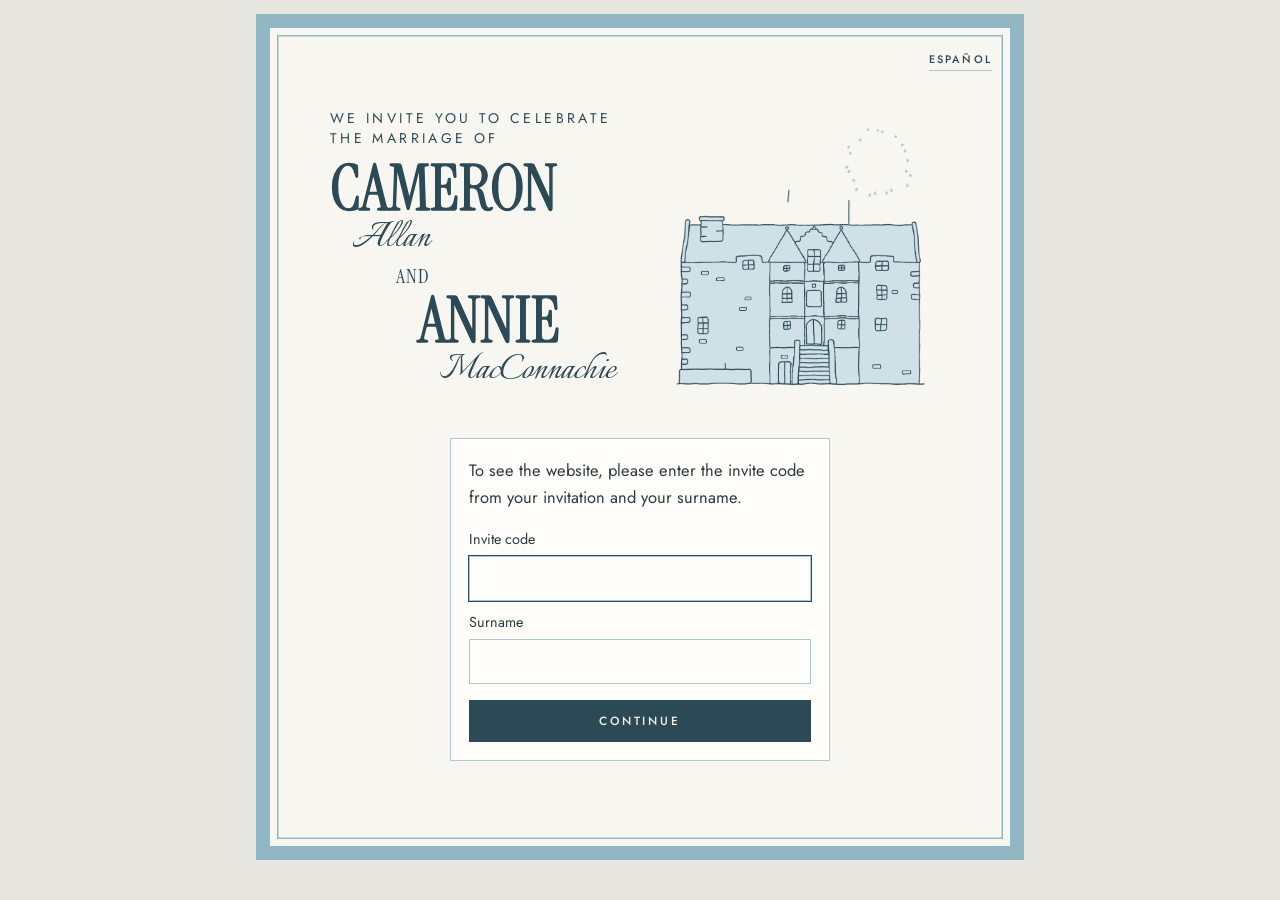
<file: index.html>
<!DOCTYPE html>
<html lang="en">
<head>
<meta charset="utf-8">
<meta name="viewport" content="width=device-width, initial-scale=1">
<meta name="robots" content="noindex">
<meta name="description" content="We’re getting married! Saturday 12th June 2027 at Rowallan Castle.">
<meta property="og:type" content="website">
<meta property="og:site_name" content="Cameron &amp; Annie">
<meta property="og:title" content="Cameron &amp; Annie · 12th June 2027">
<meta property="og:description" content="We’re getting married! Saturday 12th June 2027 at Rowallan Castle.">
<meta property="og:url" content="https://cameronandannie.co.uk/">
<meta property="og:image" content="https://cameronandannie.co.uk/og.jpg">
<meta property="og:image:width" content="1200">
<meta property="og:image:height" content="630">
<meta property="og:image:alt" content="Cameron and Annie, with a drawing of Rowallan Castle">
<meta name="twitter:card" content="summary_large_image">
<link rel="icon" href="favicon.ico" sizes="any">
<link rel="icon" type="image/png" href="favicon-32.png">
<link rel="apple-touch-icon" href="apple-touch-icon.png">
<meta name="theme-color" content="#2c4a56">
<script>
// Language and lock state are set before the page draws, so nothing flashes.
try {
  if (localStorage.getItem('weddingLang') === 'es') document.documentElement.lang = 'es';
  var v = JSON.parse(localStorage.getItem('weddingVerified') || 'null');
  var c = (new URLSearchParams(location.search).get('code') || '').trim().toUpperCase();
  if (!v || (c && c !== v.code)) document.documentElement.classList.add('locked');
} catch (e) { document.documentElement.classList.add('locked'); }
</script>
<title>Home · Cameron &amp; Annie</title>
<link rel="preconnect" href="https://fonts.googleapis.com">
<link rel="preconnect" href="https://fonts.gstatic.com" crossorigin>
<link href="https://fonts.googleapis.com/css2?family=Instrument+Serif:ital@0;1&family=Italianno&family=Jost:wght@300;400;500&display=swap" rel="stylesheet">
<link rel="stylesheet" href="style.css?v=20261128d">
</head>
<body>
<main>
  <header>
    <div class="castle"><canvas class="fireworks" aria-hidden="true"></canvas><img src="img/castle.png" alt="" width="1422" height="994"></div>
    <p class="formal"><span data-lang="en">We invite you to celebrate <span class="nowrap">the marriage of</span></span><span data-lang="es">Os invitamos a celebrar <span class="nowrap">la boda de</span></span></p>
    <h1 class="names"><a href="index.html"><span class="first">Cameron</span><span class="last">Allan</span><span class="and"><span data-lang="en">and</span><span data-lang="es">y</span></span><span class="first">Annie</span><span class="last">MacConnachie</span></a></h1>
    <div class="eyebrow"><span data-lang="en">Saturday 12th June 2027</span><span data-lang="es">Sábado, 12 de junio de 2027</span> · Rowallan Castle</div>
    <nav class="site-nav"><a href="index.html" aria-current="page"><span data-lang="en">Home</span><span data-lang="es">Inicio</span></a><a href="details.html"><span data-lang="en">Details</span><span data-lang="es">Detalles</span></a><a href="rsvp.html"><span data-lang="en">RSVP</span><span data-lang="es">Confirmar</span></a><a href="travel.html"><span data-lang="en">Travel &amp; Stay</span><span data-lang="es">Viaje</span></a><a href="faqs.html"><span data-lang="en">FAQs</span><span data-lang="es">Preguntas</span></a></nav>
    <div class="lang-switch"><a href="#" data-set-lang="es" data-lang="en" lang="es">Español</a><a href="#" data-set-lang="en" data-lang="es" lang="en">English</a></div>
  </header>

  <div class="hero-wrap"><img class="hero" src="us.jpg" alt="Cameron &amp; Annie" width="772" height="1038"></div>

  <section>
    <p class="blurb"><span data-lang="en">We’re so excited to be getting married, and we can’t wait to celebrate with our favourite people.</span><span data-lang="es">Estamos muy ilusionados con nuestra boda, y deseando celebrarla con nuestras personas favoritas.</span></p>
  </section>

  <section class="panel-wine">
    <p class="script"><span class="if-not-replied"><span data-lang="en">Will you join us?</span><span data-lang="es">¿Nos acompañáis?</span></span><span class="if-replied"><span data-lang="en">We’ve got your RSVP!</span><span data-lang="es">¡Tenemos vuestra respuesta!</span></span></p>
    <p class="panel-caps if-not-replied"><span data-lang="en">Please reply by 1st February 2027</span><span data-lang="es">Respuesta antes del 1 de febrero de 2027</span></p>
    <p><a class="btn-link btn-light" href="rsvp.html"><span class="if-not-replied"><span data-lang="en">RSVP</span><span data-lang="es">Confirmar asistencia</span></span><span class="if-replied"><span data-lang="en">Your RSVP</span><span data-lang="es">Vuestra respuesta</span></span></a></p>
    <p class="panel-more"><a href="details.html"><span data-lang="en">Times, places &amp; everything else →</span><span data-lang="es">Horarios, lugares y todo lo demás →</span></a></p>
  </section>
</main>
<script src="common.js?v=20261128d"></script>
<script>
// Once a household has replied, the RSVP box thanks them instead of asking (and drops the deadline).
function markReplied(d) {
  const panel = document.querySelector('.panel-wine');
  panel.classList.toggle('replied', !!(d && d.ok && d.existing && d.existing.length));
  panel.classList.add('known');   // the deadline only appears once we know whether they've replied
}
whenUnlocked(() => getInvite(getCode()).then(markReplied).catch(() => markReplied(null)));
document.addEventListener('invitefresh', e => markReplied(e.detail));
</script>


</body>
</html>
</file>
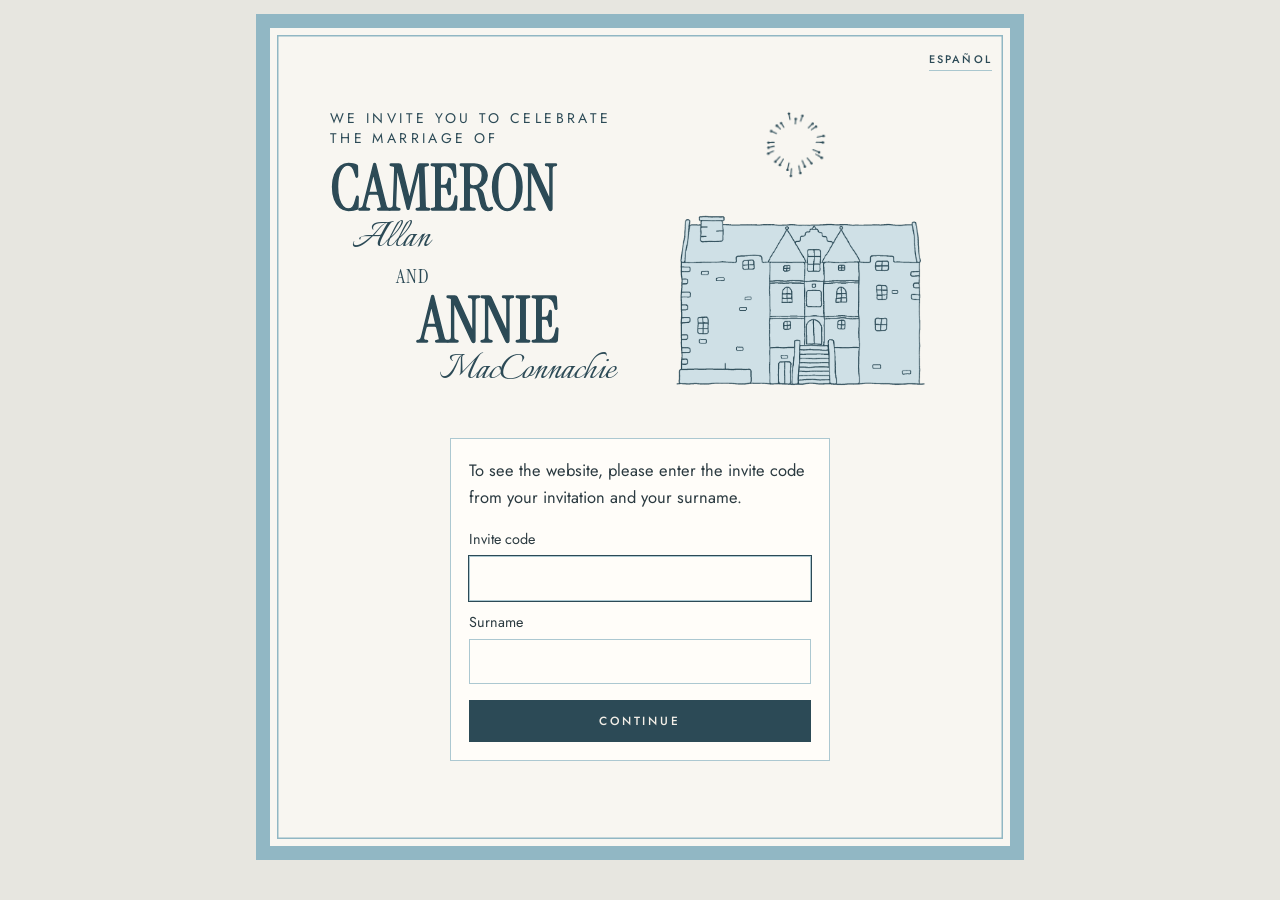
<file: details.html>
<!DOCTYPE html>
<html lang="en">
<head>
<meta charset="utf-8">
<meta name="viewport" content="width=device-width, initial-scale=1">
<meta name="robots" content="noindex">
<meta name="description" content="We’re getting married! Saturday 12th June 2027 at Rowallan Castle.">
<meta property="og:type" content="website">
<meta property="og:site_name" content="Cameron &amp; Annie">
<meta property="og:title" content="Cameron &amp; Annie · 12th June 2027">
<meta property="og:description" content="We’re getting married! Saturday 12th June 2027 at Rowallan Castle.">
<meta property="og:url" content="https://cameronandannie.co.uk/details.html">
<meta property="og:image" content="https://cameronandannie.co.uk/og.jpg">
<meta property="og:image:width" content="1200">
<meta property="og:image:height" content="630">
<meta property="og:image:alt" content="Cameron and Annie, with a drawing of Rowallan Castle">
<meta name="twitter:card" content="summary_large_image">
<link rel="icon" href="favicon.ico" sizes="any">
<link rel="icon" type="image/png" href="favicon-32.png">
<link rel="apple-touch-icon" href="apple-touch-icon.png">
<meta name="theme-color" content="#2c4a56">
<script>
// Language and lock state are set before the page draws, so nothing flashes.
try {
  if (localStorage.getItem('weddingLang') === 'es') document.documentElement.lang = 'es';
  var v = JSON.parse(localStorage.getItem('weddingVerified') || 'null');
  var c = (new URLSearchParams(location.search).get('code') || '').trim().toUpperCase();
  if (!v || (c && c !== v.code)) document.documentElement.classList.add('locked');
} catch (e) { document.documentElement.classList.add('locked'); }
</script>
<title>Details · Cameron &amp; Annie</title>
<link rel="preconnect" href="https://fonts.googleapis.com">
<link rel="preconnect" href="https://fonts.gstatic.com" crossorigin>
<link href="https://fonts.googleapis.com/css2?family=Instrument+Serif:ital@0;1&family=Italianno&family=Jost:wght@300;400;500&display=swap" rel="stylesheet">
<link rel="stylesheet" href="style.css?v=20261128d">
</head>
<body>
<main>
  <header>
    <div class="castle"><canvas class="fireworks" aria-hidden="true"></canvas><img src="img/castle.png" alt="" width="1422" height="994"></div>
    <p class="formal"><span data-lang="en">We invite you to celebrate <span class="nowrap">the marriage of</span></span><span data-lang="es">Os invitamos a celebrar <span class="nowrap">la boda de</span></span></p>
    <h1 class="names"><a href="index.html"><span class="first">Cameron</span><span class="last">Allan</span><span class="and"><span data-lang="en">and</span><span data-lang="es">y</span></span><span class="first">Annie</span><span class="last">MacConnachie</span></a></h1>
    <div class="eyebrow"><span data-lang="en">Saturday 12th June 2027</span><span data-lang="es">Sábado, 12 de junio de 2027</span> · Rowallan Castle</div>
    <nav class="site-nav"><a href="index.html"><span data-lang="en">Home</span><span data-lang="es">Inicio</span></a><a href="details.html" aria-current="page"><span data-lang="en">Details</span><span data-lang="es">Detalles</span></a><a href="rsvp.html"><span data-lang="en">RSVP</span><span data-lang="es">Confirmar</span></a><a href="travel.html"><span data-lang="en">Travel &amp; Stay</span><span data-lang="es">Viaje</span></a><a href="faqs.html"><span data-lang="en">FAQs</span><span data-lang="es">Preguntas</span></a></nav>
    <div class="lang-switch"><a href="#" data-set-lang="es" data-lang="en" lang="es">Español</a><a href="#" data-set-lang="en" data-lang="es" lang="en">English</a></div>
  </header>

  <!-- One section per event this household is invited to (filled in by details.js) -->
  <div id="events"><div class="loading" role="status"><span class="spinner" aria-hidden="true"><i></i><i></i><i></i></span><span class="loading-text"><span data-lang="en">Loading the details…</span><span data-lang="es">Cargando los detalles…</span></span></div></div>
</main>
<script src="common.js?v=20261128d"></script>
<script src="events.js?v=20261128d"></script>
<script src="details.js?v=20261128d"></script>

</body>
</html>
</file>
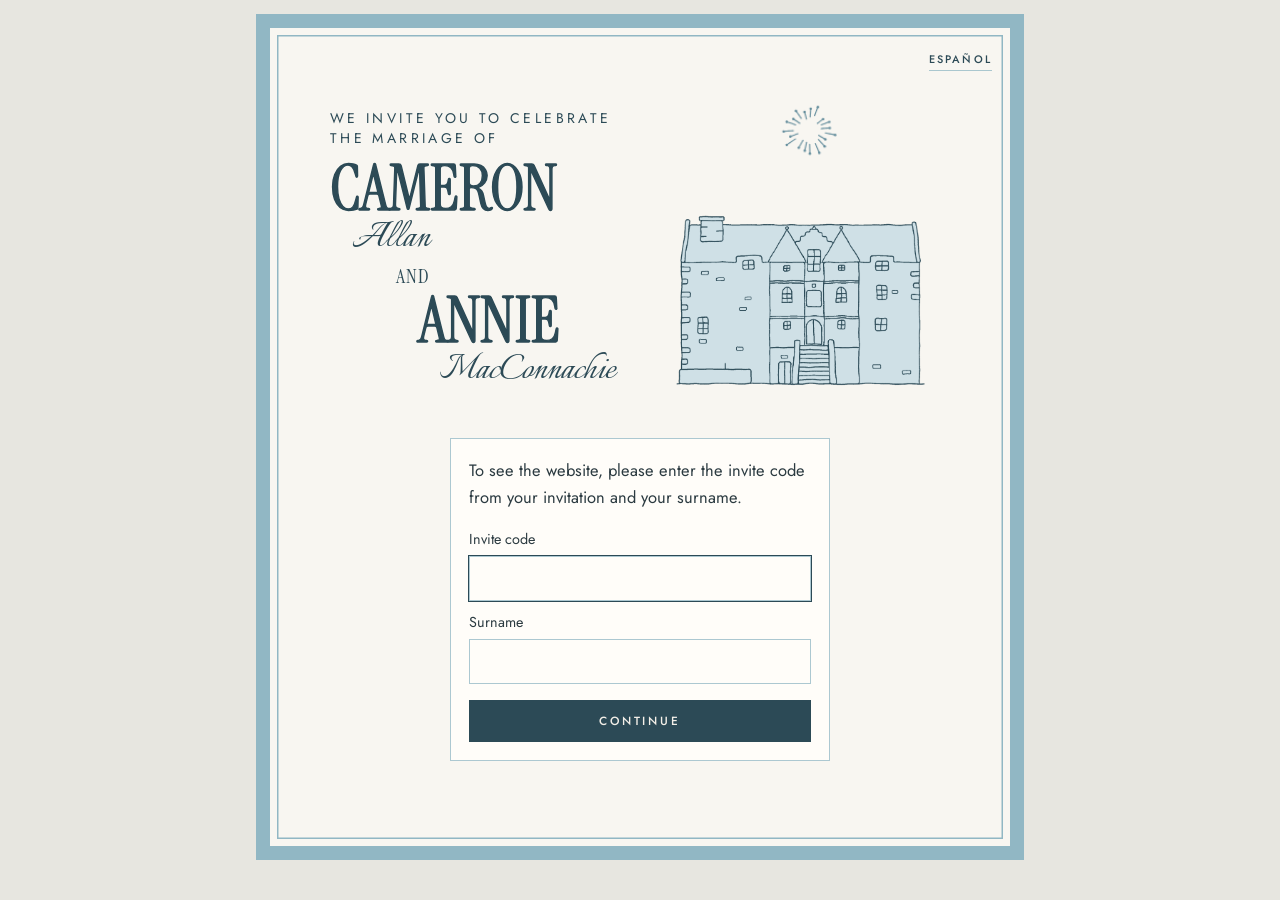
<file: faqs.html>
<!DOCTYPE html>
<html lang="en">
<head>
<meta charset="utf-8">
<meta name="viewport" content="width=device-width, initial-scale=1">
<meta name="robots" content="noindex">
<meta name="description" content="We’re getting married! Saturday 12th June 2027 at Rowallan Castle.">
<meta property="og:type" content="website">
<meta property="og:site_name" content="Cameron &amp; Annie">
<meta property="og:title" content="Cameron &amp; Annie · 12th June 2027">
<meta property="og:description" content="We’re getting married! Saturday 12th June 2027 at Rowallan Castle.">
<meta property="og:url" content="https://cameronandannie.co.uk/faqs.html">
<meta property="og:image" content="https://cameronandannie.co.uk/og.jpg">
<meta property="og:image:width" content="1200">
<meta property="og:image:height" content="630">
<meta property="og:image:alt" content="Cameron and Annie, with a drawing of Rowallan Castle">
<meta name="twitter:card" content="summary_large_image">
<link rel="icon" href="favicon.ico" sizes="any">
<link rel="icon" type="image/png" href="favicon-32.png">
<link rel="apple-touch-icon" href="apple-touch-icon.png">
<meta name="theme-color" content="#2c4a56">
<script>
// Language and lock state are set before the page draws, so nothing flashes.
try {
  if (localStorage.getItem('weddingLang') === 'es') document.documentElement.lang = 'es';
  var v = JSON.parse(localStorage.getItem('weddingVerified') || 'null');
  var c = (new URLSearchParams(location.search).get('code') || '').trim().toUpperCase();
  if (!v || (c && c !== v.code)) document.documentElement.classList.add('locked');
} catch (e) { document.documentElement.classList.add('locked'); }
</script>
<title>FAQs · Cameron &amp; Annie</title>
<link rel="preconnect" href="https://fonts.googleapis.com">
<link rel="preconnect" href="https://fonts.gstatic.com" crossorigin>
<link href="https://fonts.googleapis.com/css2?family=Instrument+Serif:ital@0;1&family=Italianno&family=Jost:wght@300;400;500&display=swap" rel="stylesheet">
<link rel="stylesheet" href="style.css?v=20261128d">
</head>
<body>
<main>
  <header>
    <div class="castle"><canvas class="fireworks" aria-hidden="true"></canvas><img src="img/castle.png" alt="" width="1422" height="994"></div>
    <p class="formal"><span data-lang="en">We invite you to celebrate <span class="nowrap">the marriage of</span></span><span data-lang="es">Os invitamos a celebrar <span class="nowrap">la boda de</span></span></p>
    <h1 class="names"><a href="index.html"><span class="first">Cameron</span><span class="last">Allan</span><span class="and"><span data-lang="en">and</span><span data-lang="es">y</span></span><span class="first">Annie</span><span class="last">MacConnachie</span></a></h1>
    <div class="eyebrow"><span data-lang="en">Saturday 12th June 2027</span><span data-lang="es">Sábado, 12 de junio de 2027</span> · Rowallan Castle</div>
    <nav class="site-nav"><a href="index.html"><span data-lang="en">Home</span><span data-lang="es">Inicio</span></a><a href="details.html"><span data-lang="en">Details</span><span data-lang="es">Detalles</span></a><a href="rsvp.html"><span data-lang="en">RSVP</span><span data-lang="es">Confirmar</span></a><a href="travel.html"><span data-lang="en">Travel &amp; Stay</span><span data-lang="es">Viaje</span></a><a href="faqs.html" aria-current="page"><span data-lang="en">FAQs</span><span data-lang="es">Preguntas</span></a></nav>
    <div class="lang-switch"><a href="#" data-set-lang="es" data-lang="en" lang="es">Español</a><a href="#" data-set-lang="en" data-lang="es" lang="en">English</a></div>
  </header>

  <h2 class="faq-title sr-only"><span data-lang="en">FAQs</span><span data-lang="es">Preguntas frecuentes</span></h2>
  <div class="faq-layout">
  <section class="faq-list">
    <details><summary><span data-lang="en">When should I RSVP by?</span><span data-lang="es">¿Hasta cuándo puedo confirmar?</span></summary><p><span data-lang="en">Please RSVP on <a href="rsvp.html">this website</a> by 1st February 2027.</span><span data-lang="es">Por favor, confirmad vuestra asistencia en <a href="rsvp.html">esta web</a> antes del 1 de febrero de 2027.</span></p></details>
    <details><summary><span data-lang="en">Is there a dress code?</span><span data-lang="es">¿Hay código de vestimenta?</span></summary><p><span data-lang="en">Cocktail attire, Highland dress welcome.</span><span data-lang="es">Vestimenta de cóctel o el traje tradicional escocés (kilt).<br>Por favor, no vengáis con vestido blanco.</span></p></details>
    <details><summary><span data-lang="en">What colour are the bridesmaids wearing?</span><span data-lang="es">¿De qué color irán las damas de honor?</span></summary><p><span data-lang="en">Blue! <span class="swatch" title="Bridesmaid colour"></span></span><span data-lang="es">¡De azul! <span class="swatch" title="Color de las damas de honor"></span></span></p></details>
    <details><summary><span data-lang="en">Can I bring a plus-one?</span><span data-lang="es">¿Puedo traer acompañante?</span></summary><p><span data-lang="en">Due to venue capacity, we can only accommodate the guests named on the invitation.</span><span data-lang="es">Por la capacidad del lugar, solo podemos acoger a los invitados que aparecen en la invitación.</span></p></details>
    <details><summary><span data-lang="en">Are children invited?</span><span data-lang="es">¿Están invitados los niños?</span></summary><p><span data-lang="en">We love your kids, but this is an adults-only event.</span><span data-lang="es">Queremos mucho a vuestros peques, pero es una celebración solo para adultos.</span></p></details>
    <details><summary><span data-lang="en">Is there parking?</span><span data-lang="es">¿Hay aparcamiento?</span></summary><p><span data-lang="en">Yes, you can park at the Glasshouse Restaurant, a 2-minute walk from the venue. There is also a drop-off area outside Rowallan Castle.</span><span data-lang="es">Sí, podéis aparcar en el restaurante Glasshouse, a 2 minutos a pie del castillo. También hay una zona para dejar a los pasajeros delante de Rowallan Castle.</span></p></details>
    <details><summary><span data-lang="en">Where should we stay?</span><span data-lang="es">¿Dónde podemos alojarnos?</span></summary><p><span data-lang="en">See <a href="travel.html#stay">Places to stay</a>.</span><span data-lang="es">Consulta <a href="travel.html#stay">Dónde alojarse</a>.</span></p></details>
    <details><summary><span data-lang="en">Can we take photos during the ceremony?</span><span data-lang="es">¿Podemos hacer fotos durante la ceremonia?</span></summary><p><span data-lang="en">We kindly ask that guests refrain from taking photos or videos during the ceremony. Please enjoy the moment with us while our photographer captures the memories.</span><span data-lang="es">Os pedimos por favor que no hagáis fotos ni vídeos durante la ceremonia. Disfrutad del momento con nosotros mientras nuestro fotógrafo captura los recuerdos.</span></p></details>
    <details><summary><span data-lang="en">Do you have a gift list?</span><span data-lang="es">¿Tenéis lista de bodas?</span></summary><p><span data-lang="en">Your being there is the only gift we need, so please don’t feel you have to bring anything. If you’d still like to give something, there’ll be a card box on the day, or you can contribute to our <a href="https://paypal.me/camerallan" target="_blank" rel="noopener">honeymoon fund</a> via PayPal.</span><span data-lang="es">Que estéis con nosotros es el mejor regalo, así que no os sintáis obligados a traer nada. Si aun así queréis hacernos un regalo, el día de la boda habrá una caja para tarjetas, o podéis contribuir a nuestro <a href="https://paypal.me/camerallan" target="_blank" rel="noopener">fondo para la luna de miel</a> a través de PayPal.</span></p></details>
    <details><summary><span data-lang="en">Who do I contact with questions?</span><span data-lang="es">¿A quién puedo preguntar si tengo dudas?</span></summary><p><span data-lang="en">Email us at <a href="mailto:questions@cameronandannie.co.uk">questions@cameronandannie.co.uk</a> and we’ll get back to you.</span><span data-lang="es">Escríbenos a <a href="mailto:questions@cameronandannie.co.uk">questions@cameronandannie.co.uk</a> y te responderemos.</span></p></details>
  </section>
    <!-- Photo slideshow: add more photos to data-photos (comma-separated, same shape as us.jpg ideally) -->
    <div class="faq-photos slideshow" data-photos="us.jpg, photos/22.jpg, photos/15.jpg, photos/20.jpg, photos/07.jpg, photos/26.jpg, photos/05.jpg, photos/19.jpg, photos/16.jpg, photos/25.jpg, photos/09.jpg, photos/29.jpg, photos/28.jpg, photos/13.jpg, photos/24.jpg, photos/08.jpg, photos/21.jpg, photos/14.jpg, photos/18.jpg, photos/12.jpg, photos/23.jpg, photos/27.jpg, photos/10.jpg, photos/06.jpg, photos/11.jpg, photos/17.jpg, photos/02.jpg"><img class="hero" src="us.jpg" alt="Cameron &amp; Annie" width="772" height="1038"></div>
  </div>
</main>
<script src="common.js?v=20261128d"></script>
<script src="slideshow.js?v=20261128d"></script>
<script src="filmstrip.js?v=20261128d"></script>

</body>
</html>
</file>
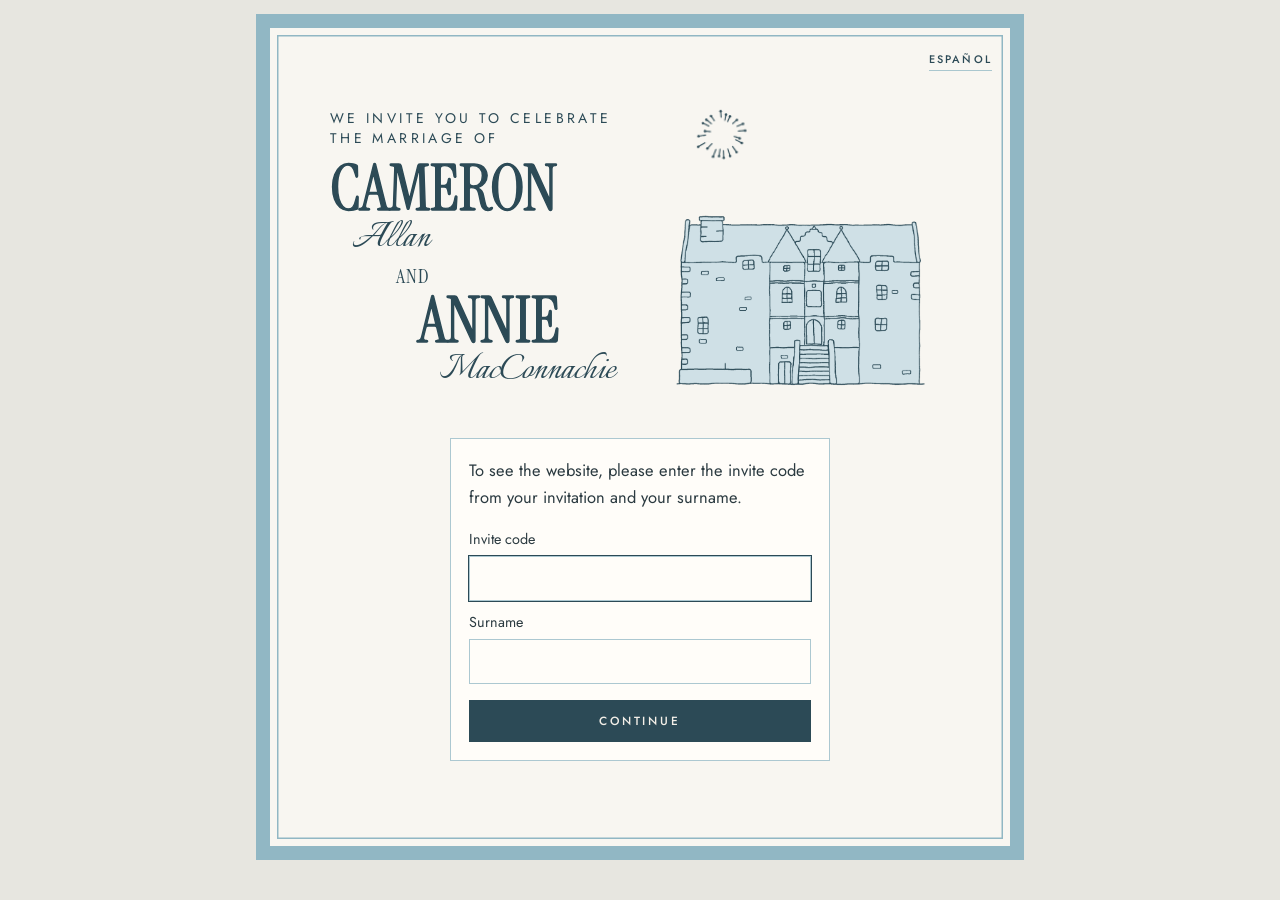
<file: itinerary.html>
<!DOCTYPE html>
<html lang="en"><head><meta charset="utf-8"><meta name="robots" content="noindex"><title>Details · Cameron &amp; Annie</title>
<script>location.replace('details.html' + location.search + '');</script>
<meta http-equiv="refresh" content="0; url=details.html"></head>
<body><p><a href="details.html">Details</a></p></body></html>
</file>
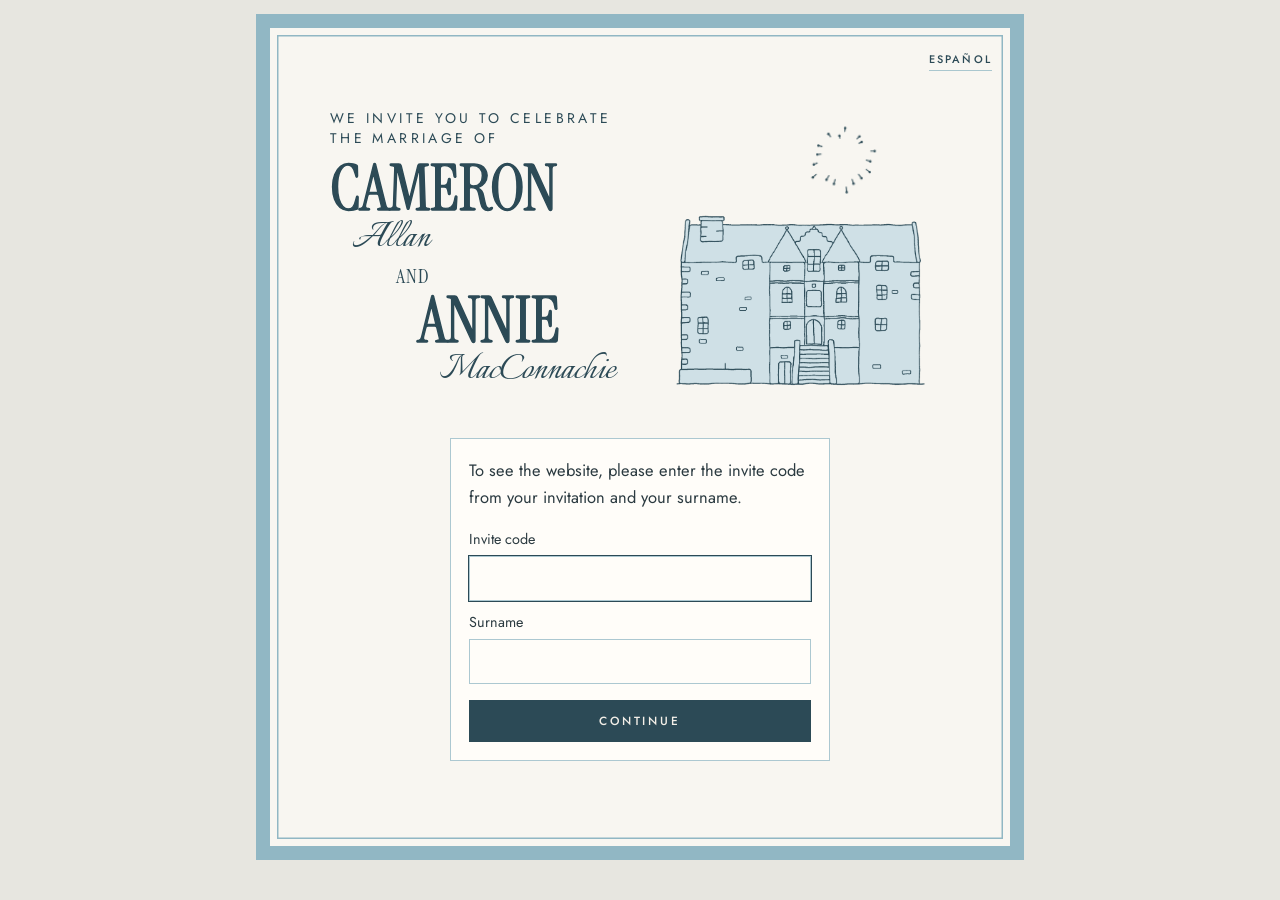
<file: morning-after.html>
<!DOCTYPE html>
<html lang="en"><head><meta charset="utf-8"><meta name="robots" content="noindex"><title>Details · Cameron &amp; Annie</title>
<script>location.replace('details.html' + location.search + '#morning_after');</script>
<meta http-equiv="refresh" content="0; url=details.html#morning_after"></head>
<body><p><a href="details.html#morning_after">Details</a></p></body></html>
</file>
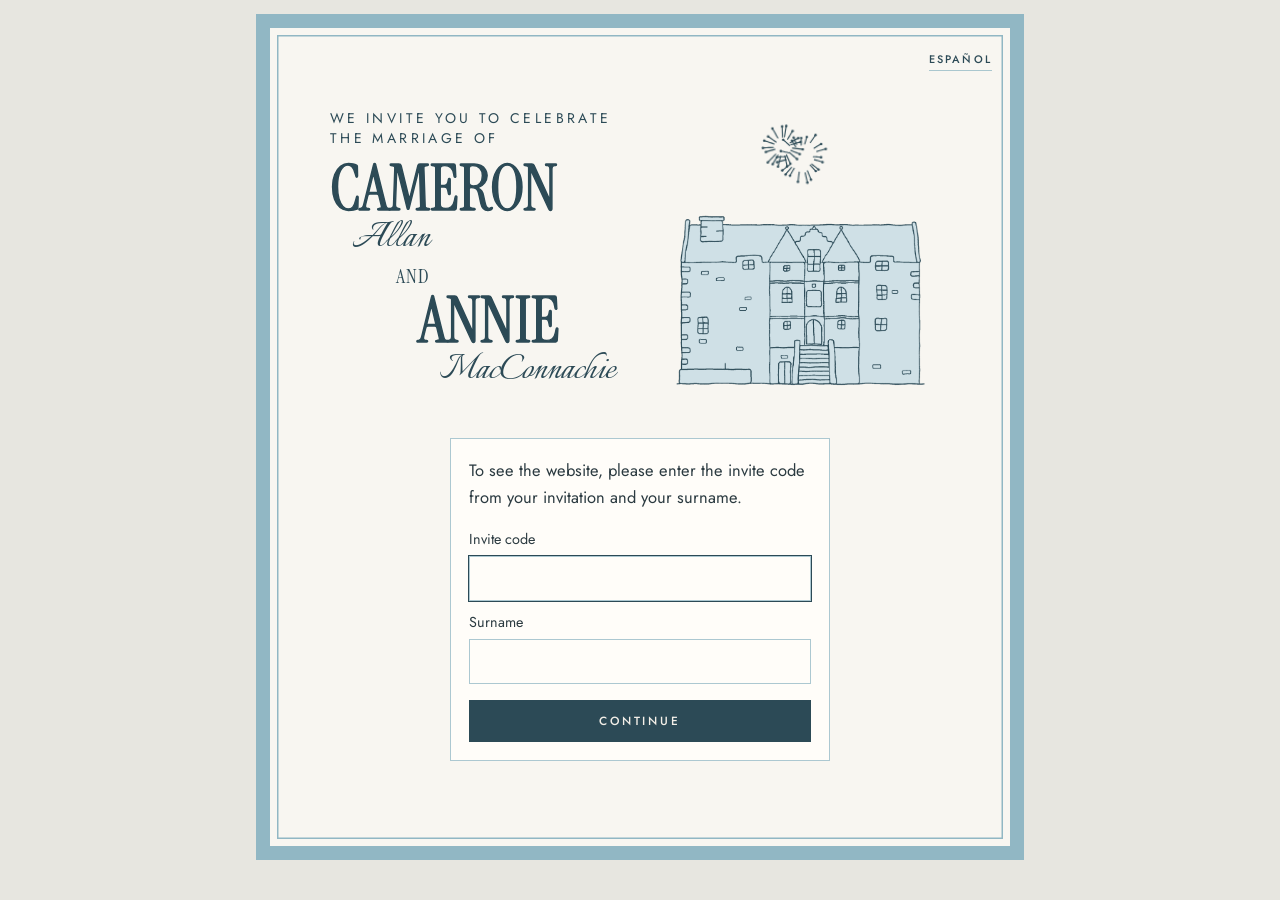
<file: night-before.html>
<!DOCTYPE html>
<html lang="en"><head><meta charset="utf-8"><meta name="robots" content="noindex"><title>Details · Cameron &amp; Annie</title>
<script>location.replace('details.html' + location.search + '#night_before');</script>
<meta http-equiv="refresh" content="0; url=details.html#night_before"></head>
<body><p><a href="details.html#night_before">Details</a></p></body></html>
</file>
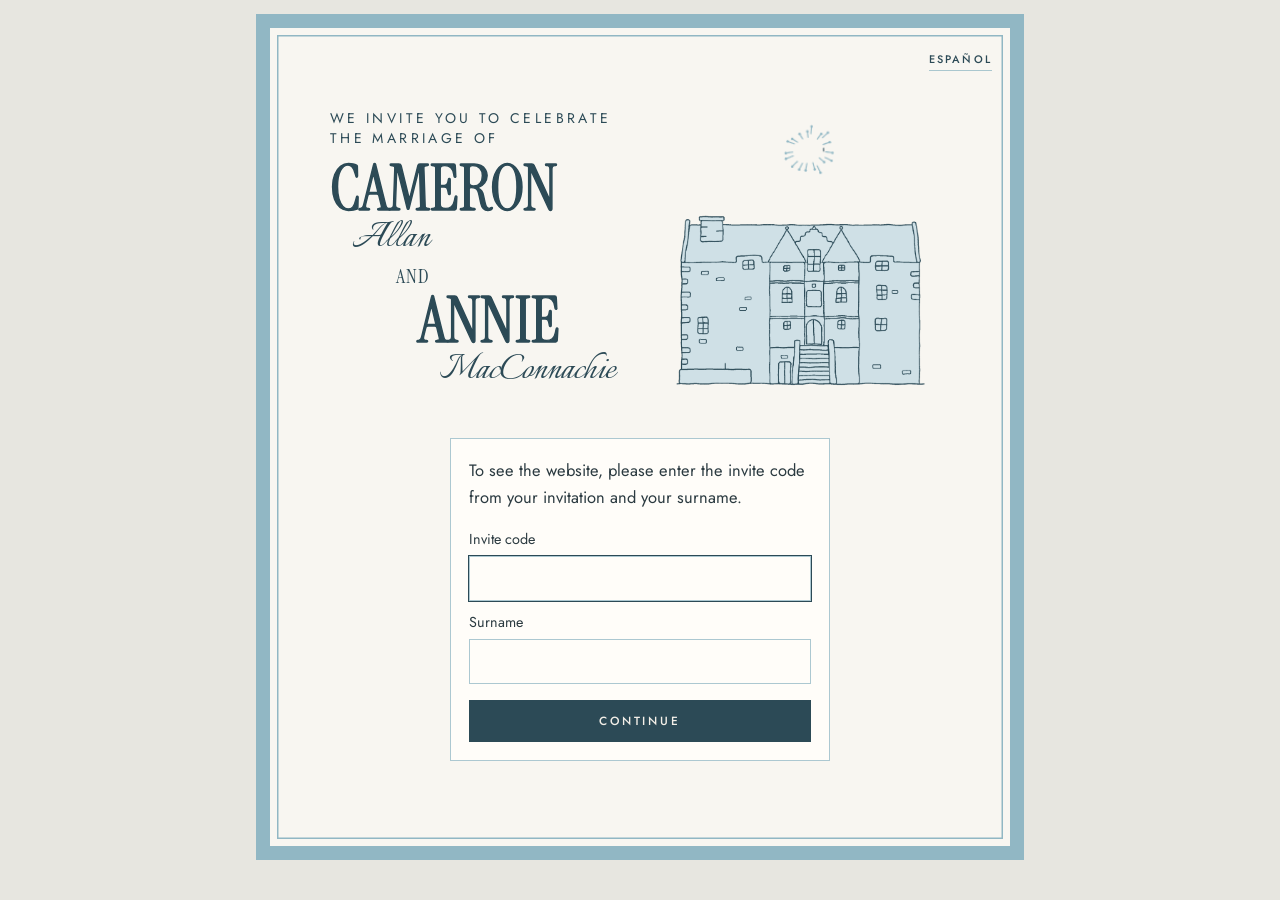
<file: rsvp.html>
<!DOCTYPE html>
<html lang="en">
<head>
<meta charset="utf-8">
<meta name="viewport" content="width=device-width, initial-scale=1">
<meta name="robots" content="noindex">
<meta name="description" content="We’re getting married! Saturday 12th June 2027 at Rowallan Castle.">
<meta property="og:type" content="website">
<meta property="og:site_name" content="Cameron &amp; Annie">
<meta property="og:title" content="Cameron &amp; Annie · 12th June 2027">
<meta property="og:description" content="We’re getting married! Saturday 12th June 2027 at Rowallan Castle.">
<meta property="og:url" content="https://cameronandannie.co.uk/rsvp.html">
<meta property="og:image" content="https://cameronandannie.co.uk/og.jpg">
<meta property="og:image:width" content="1200">
<meta property="og:image:height" content="630">
<meta property="og:image:alt" content="Cameron and Annie, with a drawing of Rowallan Castle">
<meta name="twitter:card" content="summary_large_image">
<link rel="icon" href="favicon.ico" sizes="any">
<link rel="icon" type="image/png" href="favicon-32.png">
<link rel="apple-touch-icon" href="apple-touch-icon.png">
<meta name="theme-color" content="#2c4a56">
<script>
// Language and lock state are set before the page draws, so nothing flashes.
try {
  if (localStorage.getItem('weddingLang') === 'es') document.documentElement.lang = 'es';
  var v = JSON.parse(localStorage.getItem('weddingVerified') || 'null');
  var c = (new URLSearchParams(location.search).get('code') || '').trim().toUpperCase();
  if (!v || (c && c !== v.code)) document.documentElement.classList.add('locked');
} catch (e) { document.documentElement.classList.add('locked'); }
</script>
<title>RSVP · Cameron &amp; Annie</title>
<link rel="preconnect" href="https://fonts.googleapis.com">
<link rel="preconnect" href="https://fonts.gstatic.com" crossorigin>
<link href="https://fonts.googleapis.com/css2?family=Instrument+Serif:ital@0;1&family=Italianno&family=Jost:wght@300;400;500&display=swap" rel="stylesheet">
<link rel="stylesheet" href="style.css?v=20261128d">
</head>
<body>
<main>
  <header>
    <div class="castle"><canvas class="fireworks" aria-hidden="true"></canvas><img src="img/castle.png" alt="" width="1422" height="994"></div>
    <p class="formal"><span data-lang="en">We invite you to celebrate <span class="nowrap">the marriage of</span></span><span data-lang="es">Os invitamos a celebrar <span class="nowrap">la boda de</span></span></p>
    <h1 class="names"><a href="index.html"><span class="first">Cameron</span><span class="last">Allan</span><span class="and"><span data-lang="en">and</span><span data-lang="es">y</span></span><span class="first">Annie</span><span class="last">MacConnachie</span></a></h1>
    <div class="eyebrow"><span data-lang="en">Saturday 12th June 2027</span><span data-lang="es">Sábado, 12 de junio de 2027</span> · Rowallan Castle</div>
    <nav class="site-nav"><a href="index.html"><span data-lang="en">Home</span><span data-lang="es">Inicio</span></a><a href="details.html"><span data-lang="en">Details</span><span data-lang="es">Detalles</span></a><a href="rsvp.html" aria-current="page"><span data-lang="en">RSVP</span><span data-lang="es">Confirmar</span></a><a href="travel.html"><span data-lang="en">Travel &amp; Stay</span><span data-lang="es">Viaje</span></a><a href="faqs.html"><span data-lang="en">FAQs</span><span data-lang="es">Preguntas</span></a></nav>
    <div class="lang-switch"><a href="#" data-set-lang="es" data-lang="en" lang="es">Español</a><a href="#" data-set-lang="en" data-lang="es" lang="en">English</a></div>
  </header>

  <section id="rsvp">
    <h2 class="sr-only"><span data-lang="en">RSVP</span><span data-lang="es">Confirmar asistencia</span></h2>
    <p class="lead hidden" id="greeting"></p>
    <p class="muted hidden" id="reply-by"><span data-lang="en">Please reply by 1st February 2027.</span><span data-lang="es">Respuestas antes del 1 de febrero de 2027.</span></p>

    <!-- Step 1: enter code -->
    <form id="code-form" class="card hidden">
      <label for="code-input"><span data-lang="en">Your invite code (it’s on your invitation)</span><span data-lang="es">Tu código de invitación (aparece en la invitación)</span></label>
      <div class="row">
        <input id="code-input" type="text" autocomplete="off" autocapitalize="characters" placeholder="e.g. K7QX9P" required>
        <button type="submit" style="flex:0 0 auto"><span data-lang="en">Find invite</span><span data-lang="es">Buscar</span></button>
      </div>
      <div id="code-error" class="error hidden"></div>
    </form>

    <div id="loading" class="loading" role="status">
      <span class="spinner" aria-hidden="true"><i></i><i></i><i></i></span>
      <span id="loading-text"><span data-lang="en">Finding your invite…</span><span data-lang="es">Buscando tu invitación…</span></span>
    </div>

    <!-- Step 2: RSVP form -->
    <form id="rsvp-form" class="hidden" novalidate>

      <section class="rsvp-step" id="step-who">
        <h3 class="step-title" id="title-who"></h3>
        <div class="card" id="who"></div>
      </section>

      <section class="rsvp-step" id="step-meals">
        <h3 class="step-title" id="title-meals"></h3>
        <div id="meals"></div>
      </section>

      <!-- Only for households invited to the offered a room / invited to the night-before party -->
      <section class="rsvp-step hidden" id="room"></section>
      <section class="rsvp-step hidden" id="night-before"></section>

      <section class="rsvp-step" id="step-message">
        <h3 class="step-title"><span data-lang="en">Anything else?</span><span data-lang="es">¿Algo más?</span></h3>
        <label for="message" class="muted" style="margin-top:0"><span data-lang="en">Anything we should know (optional)</span><span data-lang="es">Cualquier cosa que debamos saber (opcional)</span></label>
        <textarea id="message" maxlength="2000"></textarea>
      </section>

      <div id="form-notice" class="notice hidden" role="alert"></div>
      <div id="submit-error" class="error hidden"></div>
      <p><button type="submit" id="submit-btn"></button></p>
    </form>

    <!-- Step 3: done -->
    <div id="done" class="card hidden">
      <h3 id="done-title"></h3>
      <div id="summary"></div>
      <p class="muted"><span data-lang="en">You can change your answers any time before the deadline using the same link.</span><span data-lang="es">Podéis cambiar vuestras respuestas cuando queráis antes de la fecha límite con el mismo enlace.</span></p>
      <button type="button" class="secondary" id="edit-btn"><span data-lang="en">Change my answers</span><span data-lang="es">Cambiar mis respuestas</span></button>
    </div>
  </section>
</main>
<script src="common.js?v=20261128d"></script>
<script src="rsvp.js?v=20261128d"></script>
<script>
// Button/loading text set from JS so they follow the language switch.
function setStaticRsvpText() { if (!$('submit-btn').disabled) $('submit-btn').textContent = t('send'); $('loading-text').textContent = t('loading1'); }
setStaticRsvpText();
document.addEventListener('langchange', setStaticRsvpText);
</script>
</body>
</html>
</file>
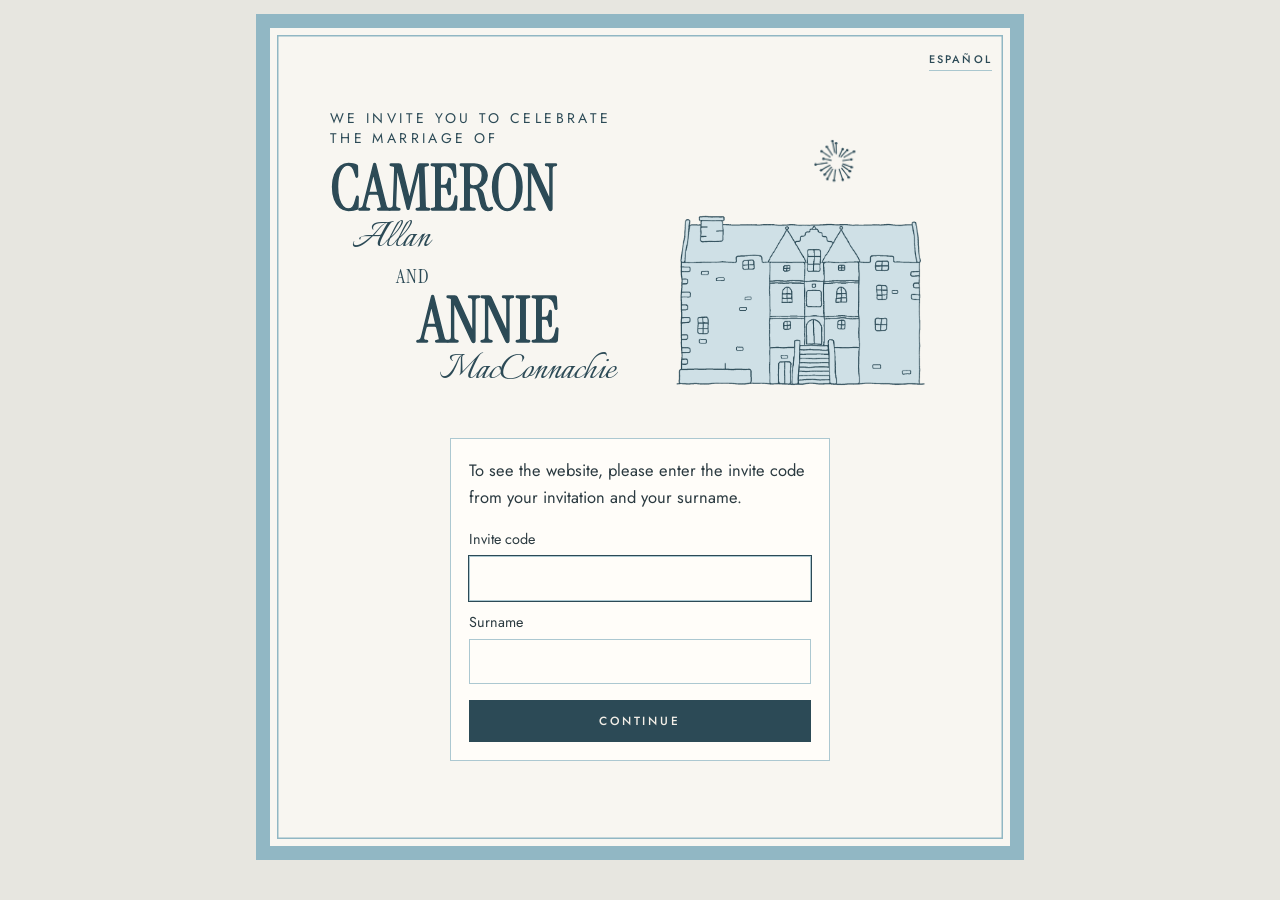
<file: travel.html>
<!DOCTYPE html>
<html lang="en">
<head>
<meta charset="utf-8">
<meta name="viewport" content="width=device-width, initial-scale=1">
<meta name="robots" content="noindex">
<meta name="description" content="We’re getting married! Saturday 12th June 2027 at Rowallan Castle.">
<meta property="og:type" content="website">
<meta property="og:site_name" content="Cameron &amp; Annie">
<meta property="og:title" content="Cameron &amp; Annie · 12th June 2027">
<meta property="og:description" content="We’re getting married! Saturday 12th June 2027 at Rowallan Castle.">
<meta property="og:url" content="https://cameronandannie.co.uk/travel.html">
<meta property="og:image" content="https://cameronandannie.co.uk/og.jpg">
<meta property="og:image:width" content="1200">
<meta property="og:image:height" content="630">
<meta property="og:image:alt" content="Cameron and Annie, with a drawing of Rowallan Castle">
<meta name="twitter:card" content="summary_large_image">
<link rel="icon" href="favicon.ico" sizes="any">
<link rel="icon" type="image/png" href="favicon-32.png">
<link rel="apple-touch-icon" href="apple-touch-icon.png">
<meta name="theme-color" content="#2c4a56">
<script>
// Language and lock state are set before the page draws, so nothing flashes.
try {
  if (localStorage.getItem('weddingLang') === 'es') document.documentElement.lang = 'es';
  var v = JSON.parse(localStorage.getItem('weddingVerified') || 'null');
  var c = (new URLSearchParams(location.search).get('code') || '').trim().toUpperCase();
  if (!v || (c && c !== v.code)) document.documentElement.classList.add('locked');
} catch (e) { document.documentElement.classList.add('locked'); }
</script>
<title>Travel & Stay · Cameron &amp; Annie</title>
<link rel="preconnect" href="https://fonts.googleapis.com">
<link rel="preconnect" href="https://fonts.gstatic.com" crossorigin>
<link href="https://fonts.googleapis.com/css2?family=Instrument+Serif:ital@0;1&family=Italianno&family=Jost:wght@300;400;500&display=swap" rel="stylesheet">
<link rel="stylesheet" href="style.css?v=20261128d">
</head>
<body>
<main>
  <header>
    <div class="castle"><canvas class="fireworks" aria-hidden="true"></canvas><img src="img/castle.png" alt="" width="1422" height="994"></div>
    <p class="formal"><span data-lang="en">We invite you to celebrate <span class="nowrap">the marriage of</span></span><span data-lang="es">Os invitamos a celebrar <span class="nowrap">la boda de</span></span></p>
    <h1 class="names"><a href="index.html"><span class="first">Cameron</span><span class="last">Allan</span><span class="and"><span data-lang="en">and</span><span data-lang="es">y</span></span><span class="first">Annie</span><span class="last">MacConnachie</span></a></h1>
    <div class="eyebrow"><span data-lang="en">Saturday 12th June 2027</span><span data-lang="es">Sábado, 12 de junio de 2027</span> · Rowallan Castle</div>
    <nav class="site-nav"><a href="index.html"><span data-lang="en">Home</span><span data-lang="es">Inicio</span></a><a href="details.html"><span data-lang="en">Details</span><span data-lang="es">Detalles</span></a><a href="rsvp.html"><span data-lang="en">RSVP</span><span data-lang="es">Confirmar</span></a><a href="travel.html" aria-current="page"><span data-lang="en">Travel &amp; Stay</span><span data-lang="es">Viaje</span></a><a href="faqs.html"><span data-lang="en">FAQs</span><span data-lang="es">Preguntas</span></a></nav>
    <div class="lang-switch"><a href="#" data-set-lang="es" data-lang="en" lang="es">Español</a><a href="#" data-set-lang="en" data-lang="es" lang="en">English</a></div>
  </header>

  <section id="getting-there">
    <h2><span data-lang="en">Getting there</span><span data-lang="es">Cómo llegar</span></h2>
    <div class="event-body venue-body">
      <div class="event-text">
      <p><span data-lang="en">Rowallan Castle is approximately a 30-minute drive from Glasgow city centre.</span><span data-lang="es">Rowallan Castle está a unos 30 minutos en coche del centro de Glasgow.</span></p>
      <p id="parking"><span data-lang="en">Please park at the Glasshouse restaurant, a 2-minute walk from the castle entrance.</span><span data-lang="es">Por favor, aparcad en el restaurante Glasshouse, a 2 minutos a pie de la entrada del castillo.</span></p>
      <p><span data-lang="en">If you would like to book a taxi, we recommend that you book in advance, especially for the journey home. Please note that Uber does not operate in East Ayrshire.</span><span data-lang="es">Si queréis reservar un taxi, os recomendamos hacerlo con antelación, sobre todo para la vuelta. Tened en cuenta que Uber no funciona en East Ayrshire.</span></p>
      </div>
      <div class="venue-map"><div class="map-frame"><iframe title="Rowallan Castle" loading="lazy" referrerpolicy="no-referrer-when-downgrade" src="https://www.google.com/maps?q=Rowallan+Castle,+Kilmaurs,+KA3+2LP&amp;z=12&amp;output=embed"></iframe></div>
        <p class="venue-address">Rowallan Castle, Kilmaurs, Ayrshire, <span data-lang="en">Scotland</span><span data-lang="es">Escocia</span> KA3 2LP</p></div>
    </div>
    <div class="taxis">
      <p class="taxis-intro"><span data-lang="en">Here are some local taxi companies:</span><span data-lang="es">Aquí tenéis algunas empresas de taxis de la zona:</span></p>
      <div class="card stay"><h3>Caledonian Cabs</h3><p class="stay-address"><span data-lang="en">Based in Glasgow</span><span data-lang="es">Con base en Glasgow</span></p><p class="stay-links"><a href="tel:+447467133388">07467 133388</a> · <a href="https://www.caledoniancabs.co.uk/" target="_blank" rel="noopener"><span data-lang="en">Website</span><span data-lang="es">Web</span></a></p></div>
      <div class="card stay"><h3>Thistle Cabs Group</h3><p class="stay-address">Kilmarnock</p><p class="stay-links"><a href="tel:+441563522222">01563 522222</a> · <a href="https://www.thistle-cabs.co.uk/" target="_blank" rel="noopener"><span data-lang="en">Website</span><span data-lang="es">Web</span></a></p></div>
      <div class="card stay"><h3>Budget Airport Taxis</h3><p class="stay-address"><span data-lang="en">Based in Kilwinning</span><span data-lang="es">Con base en Kilwinning</span></p><p class="stay-links"><a href="tel:+447877411931">07877 411931</a> · <a href="mailto:budgetairporttaxis@outlook.com">budgetairporttaxis@outlook.com</a> · <a href="https://www.budgetairporttaxis.co.uk/" target="_blank" rel="noopener"><span data-lang="en">Website</span><span data-lang="es">Web</span></a></p></div>
    </div>
  </section>

  <section id="accessibility">
    <h2><span data-lang="en">Accessibility</span><span data-lang="es">Accesibilidad</span></h2>
    <p><span data-lang="en">There is a lift in the castle. Guests can also be dropped off in front of the castle door.</span><span data-lang="es">El castillo tiene ascensor. También podéis bajaros del coche justo delante de la puerta del castillo.</span></p>
  </section>

  <!-- Only filled in when this household has been offered a room -->
  <section id="your-room" class="hidden"></section>

  <section id="stay">
    <h2><span data-lang="en">Places to stay</span><span data-lang="es">Dónde alojarse</span></h2>
    <p><span data-lang="en">There are plenty of accommodation options in Kilmarnock and Glasgow. Please see some suggestions below.</span><span data-lang="es">Hay muchas opciones de alojamiento en Kilmarnock y Glasgow. Aquí tenéis algunas sugerencias.</span></p>
    <h3 class="stay-group"><span data-lang="en">Close to the castle</span><span data-lang="es">Cerca del castillo</span></h3>
      <div class="card stay"><h3>The Fenwick Hotel</h3><p class="stay-address">Junction 8, M77, Fenwick, Kilmarnock KA3 6AU</p><p class="stay-links"><a href="tel:+441560600478">01560 600 478</a> · <a href="https://www.thefenwickhotel.co.uk/" target="_blank" rel="noopener"><span data-lang="en">Website</span><span data-lang="es">Web</span></a> · <a href="https://www.google.com/maps/search/?api=1&amp;query=The+Fenwick+Hotel%2C+Junction+8%2C+M77%2C+Fenwick%2C+Kilmarnock+KA3+6AU" target="_blank" rel="noopener"><span data-lang="en">Map</span><span data-lang="es">Mapa</span></a></p></div>
      <div class="card stay"><h3>Langside Bed and Breakfast</h3><p class="stay-address">Main Road, Fenwick, Ayrshire KA3 6AL</p><p class="stay-links"><a href="tel:+441560600753">01560 600 753</a> · <a href="https://langside-bedandbreakfast.com/" target="_blank" rel="noopener"><span data-lang="en">Website</span><span data-lang="es">Web</span></a> · <a href="https://www.google.com/maps/search/?api=1&amp;query=Langside+Bed+and+Breakfast%2C+Main+Road%2C+Fenwick%2C+Ayrshire+KA3+6AL" target="_blank" rel="noopener"><span data-lang="en">Map</span><span data-lang="es">Mapa</span></a></p></div>
    <h3 class="stay-group"><span data-lang="en">Kilmarnock</span><span data-lang="es">Kilmarnock</span></h3>
      <div class="card stay"><h3>The Park Hotel</h3><p class="stay-address">Rugby Park, Kilmarnock KA1 1UR</p><p class="stay-links"><a href="tel:+441563545999">01563 545 999</a> · <a href="https://www.theparkhotelayrshire.co.uk/" target="_blank" rel="noopener"><span data-lang="en">Website</span><span data-lang="es">Web</span></a> · <a href="https://www.google.com/maps/search/?api=1&amp;query=The+Park+Hotel%2C+Rugby+Park%2C+Kilmarnock+KA1+1UR" target="_blank" rel="noopener"><span data-lang="en">Map</span><span data-lang="es">Mapa</span></a></p></div>
      <div class="card stay"><h3>Premier Inn Kilmarnock</h3><p class="stay-address">Moorfield Roundabout, Annandale, Kilmarnock KA1 2RS</p><p class="stay-links"><a href="tel:+443330031747">0333 003 1747</a> · <a href="https://www.premierinn.com/gb/en/hotels/scotland/strathclyde/kilmarnock/kilmarnock.html" target="_blank" rel="noopener"><span data-lang="en">Website</span><span data-lang="es">Web</span></a> · <a href="https://www.google.com/maps/search/?api=1&amp;query=Premier+Inn+Kilmarnock%2C+Moorfield+Roundabout%2C+Annandale%2C+Kilmarnock+KA1+2RS" target="_blank" rel="noopener"><span data-lang="en">Map</span><span data-lang="es">Mapa</span></a></p></div>
    <h3 class="stay-group"><span data-lang="en">Glasgow</span><span data-lang="es">Glasgow</span></h3>
      <div class="card stay"><h3>Premier Inn Glasgow (Newton Mearns)</h3><p class="stay-address">Greenlaw, Crookfur Road, Newton Mearns, Glasgow G77 6EF</p><p class="stay-links"><a href="tel:+443333219236">0333 321 9236</a> · <a href="https://www.premierinn.com/gb/en/hotels/scotland/strathclyde/glasgow/glasgow-newton-mearns-m77-j4.html" target="_blank" rel="noopener"><span data-lang="en">Website</span><span data-lang="es">Web</span></a> · <a href="https://www.google.com/maps/search/?api=1&amp;query=Premier+Inn+Glasgow+%28Newton+Mearns%29%2C+Greenlaw%2C+Crookfur+Road%2C+Newton+Mearns%2C+Glasgow+G77+6EF" target="_blank" rel="noopener"><span data-lang="en">Map</span><span data-lang="es">Mapa</span></a></p></div>
      <div class="card stay"><h3>Hilton Glasgow</h3><p class="stay-address">1 William Street, Glasgow G3 8HT</p><p class="stay-links"><a href="tel:+441412045555">0141 204 5555</a> · <a href="https://www.hilton.com/en/hotels/glahitw-hilton-glasgow/" target="_blank" rel="noopener"><span data-lang="en">Website</span><span data-lang="es">Web</span></a> · <a href="https://www.google.com/maps/search/?api=1&amp;query=Hilton+Glasgow%2C+1+William+Street%2C+Glasgow+G3+8HT" target="_blank" rel="noopener"><span data-lang="en">Map</span><span data-lang="es">Mapa</span></a></p></div>
      <div class="card stay"><h3>Glasgow Marriott</h3><p class="stay-address">500 Argyle Street, Glasgow G3 8RR</p><p class="stay-links"><a href="tel:+441412265577">0141 226 5577</a> · <a href="https://www.marriott.co.uk/hotels/travel/gladt-glasgow-marriott-hotel/" target="_blank" rel="noopener"><span data-lang="en">Website</span><span data-lang="es">Web</span></a> · <a href="https://www.google.com/maps/search/?api=1&amp;query=Glasgow+Marriott%2C+500+Argyle+Street%2C+Glasgow+G3+8RR" target="_blank" rel="noopener"><span data-lang="en">Map</span><span data-lang="es">Mapa</span></a></p></div>
  </section>
</main>
<script src="common.js?v=20261128d"></script>
<script>
// If this household has been offered a room, show it here too.
let roomData = null;
function renderRoom() {
  if (!roomData) return;
  const r = roomData.invite.room;
  const answer = roomData.existing?.[0]?.room_accepted;
  $('your-room').innerHTML = `
    <h2>${t('yourRoom')}</h2>
    <div class="card room">
      ${roomCardHtml(r)}
      <p class="room-answer">${answer === 'yes' ? esc(t('accepted')) + ' ' : answer === 'no' ? esc(t('declined')) + ' ' : ''}<a href="rsvp.html?code=${encodeURIComponent(roomData.invite.code)}">${answer ? t('changeAnswer') : t('letUsKnowRoom')}</a></p>
    </div>`;
  show($('your-room'), true);
}
document.addEventListener('langchange', renderRoom);
whenUnlocked(async () => {
  try {
    const data = await getInvite(getCode());
    // Only show the room once someone in the household has said they're coming (as on the RSVP form).
    const coming = (data.existing || []).some(e => e.attending === 'yes');
    if (data.ok && data.invite.room && coming) { roomData = data; renderRoom(); }
  } catch (e) {}
});
</script>
</body>
</html>
</file>
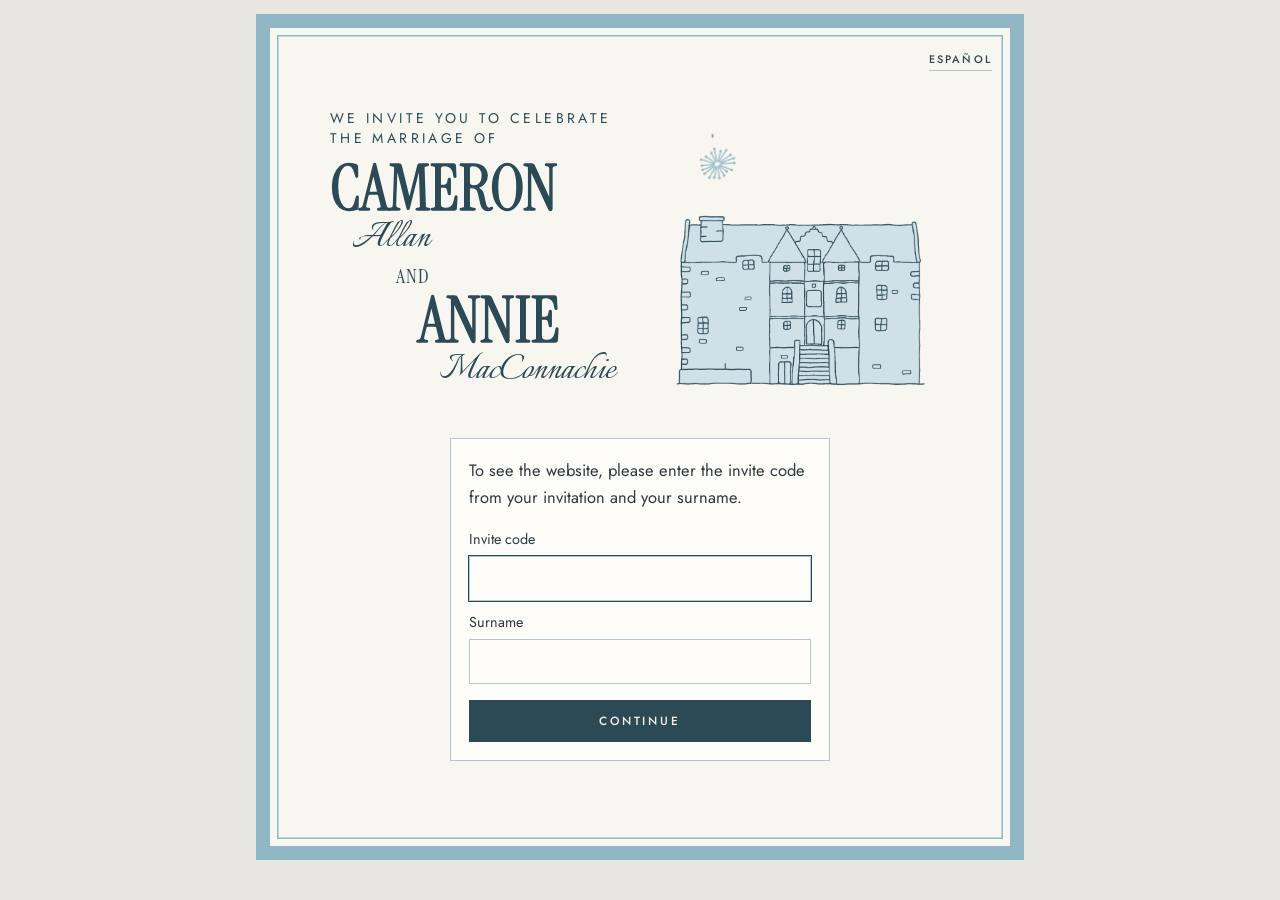
<file: wedding.html>
<!DOCTYPE html>
<html lang="en"><head><meta charset="utf-8"><meta name="robots" content="noindex"><title>Details · Cameron &amp; Annie</title>
<script>location.replace('details.html' + location.search + '#wedding');</script>
<meta http-equiv="refresh" content="0; url=details.html#wedding"></head>
<body><p><a href="details.html#wedding">Details</a></p></body></html>
</file>
<file: style.css>
:root { /* Duck egg blue (#91b7c4) for the frame, panels and rules; a deeper shade of the same blue for text,
     because text in the light blue itself would be too faint to read. ("--wine" is just the name the styles use.) */
  --duck:#91b7c4; --wine:#2c4a56; --cream:#f3efe8; --paper:#f8f6f1; --page:#e7e6e0;
  --ink:#2b3a40; --muted:#6c8189; --line:rgba(145,183,196,.75); --accent:#2c4a56; --bg:#f8f6f1;
  --display:"Instrument Serif", "Bodoni Moda", Didot, Georgia, serif; --script:"Italianno", "Snell Roundhand", cursive;
  --sans:"Jost", "Futura", "Avenir Next", "Helvetica Neue", Arial, sans-serif; }
  * { box-sizing:border-box; }
  body { margin:0; font:17px/1.55 Georgia, "Times New Roman", serif; color:var(--ink); background:var(--bg); }
  main { max-width:640px; margin:0 auto; padding:48px 20px 80px; }
  header { text-align:center; margin-bottom:40px; }
  h1 { font-weight:normal; font-size:2.2rem; margin:0 0 8px; letter-spacing:.02em; }
  h2 { font-weight:normal; font-size:1.4rem; margin:40px 0 12px; border-bottom:1px solid var(--line); padding-bottom:6px; }
  h3 { font-size:1.05rem; margin:0 0 10px; }
  .muted { color:var(--muted); }
  .card { border:1px solid var(--line); border-radius:6px; padding:18px; margin:14px 0; background:#fff; }
  label { display:block; margin:10px 0 4px; font-size:.92rem; }
  input[type=text], select, textarea { width:100%; padding:9px 10px; font:inherit; font-size:.95rem; border:1px solid #ccc; border-radius:4px; background:#fff; }
  textarea { min-height:80px; resize:vertical; }
  .choices { display:flex; gap:18px; flex-wrap:wrap; }
  .choices label { display:flex; align-items:center; gap:6px; margin:4px 0; font-size:1rem; }
  button { font:inherit; padding:10px 22px; border:0; border-radius:4px; background:var(--accent); color:#fff; cursor:pointer; }
  button.secondary { background:none; color:var(--accent); border:1px solid var(--accent); }
  button:disabled { opacity:.6; cursor:wait; }
  .room img { width:100%; aspect-ratio:3/2; object-fit:cover; border-radius:4px; display:block; margin-bottom:12px; background:#eee; }
  .error { color:#a33; margin:10px 0; }
  .hidden { display:none !important; }
  .stack label { display:flex; align-items:center; gap:8px; margin:6px 0; font-size:1rem; }
  fieldset.course { border:0; padding:0; margin:16px 0 0; }
  fieldset.course legend { font-size:.92rem; padding:0; margin-bottom:6px; }
  .dish { display:flex; gap:10px; align-items:flex-start; border:1px solid var(--line); border-radius:4px; padding:10px 12px; margin:6px 0; cursor:pointer; }
  .dish input { margin-top:5px; }
  .dish:has(input:checked) { border-color:var(--accent); background:#f4f6f1; }
  .dish .desc { display:block; font-size:.9rem; color:var(--muted); }
  .dish .tags { display:block; font-size:.85rem; color:var(--accent); margin-top:2px; }
  .invalid { outline:2px solid #c0392b; outline-offset:4px; border-radius:4px; }
  .notice { border:1px solid #e3b4b4; background:#fbeeee; color:#7a2020; padding:12px 16px; border-radius:6px; margin:14px 0; }
  .notice ul { margin:6px 0 0; padding-left:20px; }
  .notice a { color:inherit; }
  .nb-row { padding:8px 0; border-top:1px solid var(--line); }
  .nb-row .nb-name { display:block; font-weight:bold; font-size:.95rem; }
  .nb-row.invalid { outline-offset:2px; }
  .loading { display:flex; align-items:center; gap:12px; color:var(--muted); padding:18px 0; }
  .spinner { width:22px; height:22px; border:3px solid var(--line); border-top-color:var(--accent); border-radius:50%; animation:spin .8s linear infinite; flex:0 0 auto; }
  @keyframes spin { to { transform:rotate(360deg); } }
  #loading-text { animation:fadein .4s ease; }
  @keyframes fadein { from { opacity:0; } }
  .row { display:flex; gap:10px; }
  .row > * { flex:1; }
  dl { margin:0; } dt { font-weight:bold; margin-top:8px; } dd { margin:0; }

  /* Site navigation */
  .site-nav { display:flex; justify-content:center; flex-wrap:wrap; gap:4px 22px; margin:18px 0 0; padding:10px 0; border-top:1px solid var(--line); border-bottom:1px solid var(--line); }
  .site-nav a { color:var(--ink); text-decoration:none; font-size:.95rem; padding:2px 0; }
  .site-nav a[aria-current=page] { color:var(--accent); border-bottom:2px solid var(--accent); }
  header h1 a { color:inherit; text-decoration:none; }
  .timeline { list-style:none; padding:0; margin:0; }
  .timeline li { display:flex; gap:16px; padding:10px 0; border-top:1px solid var(--line); }
  .timeline li:first-child { border-top:0; }
  .timeline .time { flex:0 0 70px; font-weight:bold; }
  details { border-top:1px solid var(--line); padding:12px 0; }
  details:last-of-type { border-bottom:1px solid var(--line); }
  summary { cursor:pointer; font-weight:bold; }
  details p { margin:8px 0 0; }
  .price { font-weight:bold; margin:0 0 6px; }
  .bridal dt { margin-top:10px; }
  .btn-link { display:inline-block; padding:10px 22px; border-radius:4px; background:var(--accent); color:#fff; text-decoration:none; }
/* Language: show only the text for the current <html lang> */
html:not([lang=es]) [data-lang=es], html[lang=es] [data-lang=en] { display:none !important; }
.lang-switch { position:absolute; top:10px; right:14px; }
.lang-switch a { font-size:3.2rem; line-height:1; text-decoration:none !important; border:0; }
.hero { width:100%; aspect-ratio:4/3; object-fit:cover; object-position:50% 25%; display:block; margin:0 0 24px; border-radius:6px; background:#eee; }
.blurb { font-size:1.1rem; text-align:center; }

/* RSVP steps: numbered automatically, skipping any step that's hidden for this household */
#rsvp-form { counter-reset:step; }
.rsvp-step { margin:32px 0 0; }
.step-title { display:flex; align-items:center; gap:10px; font-size:1.2rem; font-weight:normal; margin:0 0 4px; }
.rsvp-step:not(.hidden) .step-title::before { counter-increment:step; content:counter(step); display:inline-flex; align-items:center; justify-content:center;
  width:28px; height:28px; border-radius:50%; background:var(--accent); color:#fff; font-size:.95rem; flex:0 0 auto; }
.who-row { padding:10px 0; border-top:1px solid var(--line); }
.who-row:first-child { border-top:0; padding-top:0; }
.who-row .who-name { display:block; font-weight:bold; }
.meals-empty { margin:6px 0 0; }

/* Bridesmaid colour swatch: the same duck-egg blue as the site's border */
.swatch { display:inline-block; width:1.4em; height:1.4em; vertical-align:middle; border-radius:50%; border:1px solid var(--line);
  background:var(--duck); margin-left:4px; }

/* Lock screen: while locked, only the surname prompt (and the language flag) is shown */
html.locked main { display:none; }
#gate { max-width:420px; margin:0 auto; padding:72px 20px; text-align:center; }
#gate form { text-align:left; }
#gate button { width:100%; }
html:not(.locked) #gate { display:none; }

/* Spinner inside a button (lock screen "Checking…") */
.btn-spinner { display:inline-block; width:14px; height:14px; margin-right:8px; vertical-align:-2px; border:2px solid rgba(255,255,255,.4);
  border-top-color:#fff; border-radius:50%; animation:spin .8s linear infinite; }
#gate-btn:disabled { opacity:.85; cursor:wait; }

/* Itinerary: a quiet timeline (thin line, small dots, light type) */
.itin-day { font-weight:normal; font-size:.8rem; letter-spacing:.14em; text-transform:uppercase; color:var(--muted); margin:34px 0 10px; }
.timeline.itin { border-left:1px solid var(--line); margin-left:6px; }
.timeline.itin li { position:relative; border-top:0; padding:0 0 18px 22px; gap:14px; }
.timeline.itin li::before { content:""; position:absolute; left:-4px; top:.55em; width:7px; height:7px; border-radius:50%; background:var(--bg); border:1px solid var(--accent); }
.timeline.itin .time { flex:0 0 76px; font-weight:normal; color:var(--muted); font-variant-numeric:tabular-nums; }
.itin .itin-body { flex:1; }
.itin .itin-title { font-size:1.05rem; }
.itin .desc { display:block; font-size:.9rem; color:var(--muted); margin-top:2px; }
.status { display:block; margin-top:4px; font-size:.8rem; font-style:italic; text-decoration:none; }
.status.yes { color:#4d7a43; }
.status.no { color:#9a5a4e; }
.status.todo { color:#9a6a1c; text-decoration:underline; text-underline-offset:2px; }
.legend { font-size:.8rem; margin-top:18px; }

/* Home: event cards */
.event-card { display:block; color:inherit; text-decoration:none; }
.event-card:hover { border-color:var(--accent); }
.event-card .event-title { display:block; font-size:1.15rem; margin-bottom:2px; }
.event-status { margin:-6px 0 12px; }
/* Itinerary: one block per event */
.itin-event { margin-bottom:10px; }
.itin-event-title { font-weight:normal; font-size:1.15rem; margin:28px 0 0; }
.itin-event-title a { color:var(--ink); text-decoration:none; }
.itin-event-title a span { color:var(--accent); }

/* Links in the site colour rather than browser blue */
a { color:var(--accent); }

.event-card .event-more { display:block; margin-top:8px; font-size:.9rem; color:var(--accent); }
.extras-title { font-weight:normal; font-size:.8rem; letter-spacing:.14em; text-transform:uppercase; color:var(--muted); margin:28px 0 6px; }
.event-card.small { padding:14px 18px; }
.event-card.small .event-title { font-size:1.05rem; }

/* ==========================================================================
   Burgundy & cream stationery theme
   Tall condensed serif capitals, a script accent, small spaced sans capitals,
   and a framed card (burgundy band + thin inner rule).
   ========================================================================== */
html { background:var(--page); }
body { background:var(--page); color:var(--ink); font:400 16.5px/1.65 var(--sans); }
main, #gate { background:var(--paper); max-width:680px; margin:14px auto 40px; padding:64px clamp(22px, 6vw, 56px) 72px;
  border:9px solid var(--wine); box-shadow:inset 0 0 0 7px var(--paper), inset 0 0 0 8px var(--wine); position:relative; }
@media (max-width:520px) { main, #gate { margin:8px; border-width:7px; padding-top:54px; } }

/* Names: tall serif capitals with a script "and" */
.names { font:400 clamp(2.6rem, 11vw, 4.2rem)/0.95 var(--display); text-transform:uppercase; letter-spacing:.01em; color:var(--wine); margin:0 0 14px; }
.names a { color:inherit; text-decoration:none; }
.names .and { display:block; font:400 .52em/1.2 var(--script); text-transform:none; letter-spacing:0; margin:.05em 0 .1em; }
.eyebrow, header .muted { font:400 .72rem/1.8 var(--sans); letter-spacing:.24em; text-transform:uppercase; color:var(--wine); }

/* Headings */
h2 { font:400 clamp(1.9rem, 6vw, 2.5rem)/1 var(--display); text-transform:uppercase; letter-spacing:.01em; color:var(--wine);
     text-align:center; border:0; margin:52px 0 20px; padding:0; }
h3 { font:500 .78rem/1.5 var(--sans); letter-spacing:.2em; text-transform:uppercase; color:var(--wine); }
.blurb { font:italic 400 1.35rem/1.45 var(--display); color:var(--ink); }

/* Navigation */
.site-nav { border-color:var(--line); gap:4px 22px; margin-top:24px; }
.site-nav a { font:400 .7rem/2 var(--sans); letter-spacing:.22em; text-transform:uppercase; color:var(--muted); }
.site-nav a[aria-current=page] { color:var(--wine); border-bottom:1px solid var(--wine); }
.lang-switch { top:16px; right:18px; }

/* Burgundy panel (home RSVP) */
.panel-wine { background:var(--wine); color:var(--cream); text-align:center; padding:34px 22px 30px; margin:34px 0 10px; }
.panel-wine .script { font:400 2.3rem/1.1 var(--script); margin:0; }
.panel-wine .panel-caps { font:400 .74rem/1.8 var(--sans); letter-spacing:.24em; text-transform:uppercase; margin:6px 0 20px; }
.btn-link.btn-light { background:var(--cream); color:var(--wine); }

/* Cards, forms, buttons */
.card { background:#fffdf9; border:1px solid var(--line); border-radius:0; }
input[type=text], select, textarea { background:#fffdf9; border:1px solid var(--line); border-radius:0; color:var(--ink); font-family:var(--sans); }
input[type=text]:focus, textarea:focus { outline:1px solid var(--wine); outline-offset:0; }
label { font-size:.9rem; }
button, .btn-link { font:500 .74rem/1 var(--sans); letter-spacing:.24em; text-transform:uppercase; padding:15px 28px; border-radius:0;
  background:var(--wine); color:var(--cream); text-decoration:none; }
button.secondary { background:none; color:var(--wine); border:1px solid var(--wine); }
.hero { border-radius:0; }
.room img { border-radius:0; }
strong, b, dt, .price, .who-row .who-name, .nb-row .nb-name { font-weight:500; }
.dish { background:#fffdf9; border-color:var(--line); border-radius:0; }
.dish strong { font:400 1.15rem/1.3 var(--display); color:var(--wine); }
.dish:has(input:checked) { border-color:var(--wine); background:#fbf5ef; box-shadow:inset 3px 0 0 var(--wine); }
.dish .tags { color:var(--wine); }
fieldset.course legend { font:500 .72rem/1.6 var(--sans); letter-spacing:.22em; text-transform:uppercase; color:var(--wine); }
input[type=radio], input[type=checkbox] { accent-color:var(--wine); }
.step-title { font:400 1.6rem/1.1 var(--display); text-transform:uppercase; color:var(--wine); }
.rsvp-step:not(.hidden) .step-title::before { background:var(--wine); font:400 .85rem/1 var(--sans); }
.notice { border-radius:0; }
.timeline li { border-color:var(--line); }
.timeline .time { font:400 1.05rem/1.4 var(--display); color:var(--wine); }

/* Itinerary and event cards */
.itin-day, .extras-title { font:500 .72rem/1.6 var(--sans); letter-spacing:.22em; color:var(--wine); }
.timeline.itin { border-color:var(--line); }
.timeline.itin li::before { background:var(--paper); border-color:var(--wine); }
.timeline.itin .time { color:var(--wine); }
.itin .itin-title { font:400 1.25rem/1.25 var(--display); color:var(--ink); }
.itin-event-title { font:400 1.9rem/1 var(--display); text-transform:uppercase; }
.itin-event-title a { color:var(--wine); }
.event-card .event-title { font:400 1.5rem/1.15 var(--display); text-transform:uppercase; color:var(--wine); }
.event-card .event-more { color:var(--wine); font:500 .7rem/2 var(--sans); letter-spacing:.2em; text-transform:uppercase; }
.event-card:hover { border-color:var(--wine); }
.status { font-style:normal; font:500 .68rem/1.8 var(--sans); letter-spacing:.16em; text-transform:uppercase; }
.status.yes { color:#4f6b45; } .status.no { color:var(--wine); } .status.todo { color:#9a6b2a; }

/* Lock screen */
#gate { padding-top:80px; padding-bottom:80px; }
#gate form { max-width:380px; margin:24px auto 0; }
html:not(.locked) #gate { display:none; }
.step-title { letter-spacing:.01em; }
.lang-switch a { font-size:1.9rem; }

/* Duck egg blue accents */
main, #gate { border-color:var(--duck); box-shadow:inset 0 0 0 7px var(--paper), inset 0 0 0 8px var(--duck); }
.panel-wine { background:var(--duck); color:#20363f; }
.btn-link.btn-light { background:var(--wine); color:var(--cream); }
.site-nav { border-color:var(--line); }
.dish:has(input:checked) { background:#eef4f6; border-color:var(--duck); box-shadow:inset 3px 0 0 var(--duck); }
.timeline.itin li::before { border-color:var(--duck); }
.status.no { color:#9a5f52; }

/* Formal title + text language switch */
.formal { font:italic 400 1.2rem/1.4 var(--display); color:var(--muted); margin:6px 0 14px; }
.names { font-size:clamp(2.1rem, 9vw, 3.6rem); }
.names .person { display:block; }
.lang-switch a { font:500 .68rem/1 var(--sans); letter-spacing:.2em; text-transform:uppercase; color:var(--wine); text-decoration:none;
  border-bottom:1px solid var(--line); padding-bottom:3px; }
.names { font-size:clamp(1.8rem, 7.6vw, 3.6rem); }

/* Type set like the reference: first names in tall capitals, surnames in script tucked underneath,
   a small-capital "and", and the opening line in small spaced capitals. */
.names { font-size:clamp(2.6rem, 12vw, 4.6rem); line-height:.88; letter-spacing:-.005em; margin:0 0 18px; }
.names .first { display:block; }
.names .last { display:block; font:400 .62em/1 var(--script); text-transform:none; letter-spacing:0; margin:-.18em 0 .12em; color:var(--wine); }
.names .and { display:block; font:400 .34em/1 var(--display); text-transform:uppercase; letter-spacing:.06em; margin:.35em 0 .3em; }
.formal { font:400 .7rem/1.9 var(--sans); font-style:normal; letter-spacing:.24em; text-transform:uppercase; color:var(--wine); max-width:22em; margin:0 auto 18px; }
.panel-wine .script { font-size:3.1rem; line-height:1; }
.names .last { font-size:.74em; margin:-.26em 0 .1em; }
/* Surnames sit just below the capitals without touching them */
.names .last { margin:.02em 0 .12em; }

/* Home photo: portrait, set slightly to the left, with a frame offset behind it in the page-border style */
.hero-wrap { position:relative; width:min(74%, 330px); margin:8px 0 52px 3%; isolation:isolate; }
.hero-wrap::before { content:""; position:absolute; inset:0; transform:translate(18px, 18px); z-index:-1;
  border:6px solid var(--duck); box-shadow:inset 0 0 0 5px var(--paper), inset 0 0 0 6px var(--duck); }
.hero-wrap .hero { display:block; width:100%; height:auto; aspect-ratio:auto; margin:0; outline:0; }

/* ---- Details brought into the stationery style ---- */
/* RSVP status: italic serif words with a small round marker (filled = yes, hollow = no / not yet) */
.status { display:table; margin-top:4px; font:italic 400 1.05rem/1.4 var(--display); letter-spacing:0; text-transform:none; text-decoration:none; }
.status::before { content:""; display:inline-block; width:.48em; height:.48em; border-radius:50%; margin-right:.45em; vertical-align:.08em;
  border:1px solid var(--duck); }
.status.yes { color:var(--wine); } .status.yes::before { background:var(--duck); }
.status.no { color:var(--muted); } .status.no::before { border-color:var(--muted); }
.status.todo { color:var(--wine); text-decoration:underline; text-decoration-color:var(--duck); text-underline-offset:3px; }
.legend { display:none; }

/* Itinerary event headings: same tall capitals as other headings */
.itin-event-title { font:400 clamp(1.7rem, 6vw, 2.2rem)/1 var(--display); letter-spacing:.01em; text-transform:uppercase; margin:40px 0 4px; }
.itin-event-title a span { color:var(--duck); }

/* Form warnings in the palette */
.invalid { outline:1px dashed var(--wine); outline-offset:5px; border-radius:0; }
.notice { background:#eef4f6; border:1px solid var(--duck); border-left:3px solid var(--wine); color:var(--ink); border-radius:0; }
.notice a { color:var(--wine); }
.error { color:#8c5448; font-style:italic; }

/* RSVP thank-you heading */
#done-title { font:400 1.7rem/1.1 var(--display); letter-spacing:.01em; text-transform:uppercase; color:var(--wine); }

/* Home photo breaks out of the card on the left, with the welcome text alongside it */
main { --card-pad:clamp(22px, 6vw, 56px); --card-border:9px; padding-left:var(--card-pad); padding-right:var(--card-pad); }
@media (max-width:520px) { main { --card-border:7px; } }
.hero-wrap { float:left; width:46%; max-width:300px; margin:6px 26px 34px calc(-1 * (var(--card-pad) + var(--card-border))); }
.hero-wrap + section .blurb { text-align:left; margin-top:4px; }
.panel-wine { clear:both; }
/* Wide screens: half the photo hangs outside the card */
@media (min-width:1080px) {
  .hero-wrap { width:300px; margin-left:calc(-1 * (var(--card-pad) + var(--card-border)) - 150px); margin-right:34px; }
  .hero-wrap + section .blurb { margin-top:40px; font-size:1.5rem; }
}
@media (min-width:1080px) {
  .hero-wrap + section .blurb { margin-top:6px; }
  /* the RSVP box sits beside the photo too, filling the space to its right */
  .panel-wine { clear:none; overflow:hidden; margin-top:22px; padding:28px 20px 26px; }
  .panel-wine + section { clear:both; padding-top:1px; }
}
/* Smaller photo */
.hero-wrap { width:31%; max-width:150px; margin-right:22px; margin-bottom:28px; }
.hero-wrap::before { transform:translate(10px, 10px); border-width:4px; box-shadow:inset 0 0 0 3px var(--paper), inset 0 0 0 4px var(--duck); }
@media (min-width:1080px) {
  .hero-wrap { width:180px; max-width:none; margin-left:calc(-1 * (var(--card-pad) + var(--card-border)) - 90px); margin-right:30px; }
  .hero-wrap::before { transform:translate(12px, 12px); }
}
/* Smaller names so the header doesn't dominate */
.names { font-size:clamp(2rem, 9vw, 2.9rem); margin-bottom:12px; }
.formal { margin-bottom:12px; }
header { margin-bottom:28px; }
/* Wider card: on larger screens the blue border starts 10% in from each side */
@media (min-width:521px) {
  main, #gate { width:80%; max-width:none; margin-left:auto; margin-right:auto; }
}
/* Wide screens: photo back inside the card. Photo + welcome text + RSVP box form one centred group (max 820px). */
@media (min-width:1080px) {
  .hero-wrap { width:200px; margin-left:max(0px, calc((100% - 820px) / 2)); margin-right:36px; margin-top:10px; }
  .hero-wrap + section, .hero-wrap ~ .panel-wine { margin-right:max(0px, calc((100% - 820px) / 2)); }
  .hero-wrap + section .blurb { margin-top:4px; }
}
/* Card border 20% in from each side on larger screens (narrower screens keep more width so text isn't cramped) */
@media (min-width:1000px) {
  main, #gate { width:60%; }
}
/* Header text 25% larger */
.formal { font-size:.875rem; line-height:1.45; }
.names { font-size:clamp(2.5rem, 11vw, 3.625rem); }
.eyebrow, header .muted { font-size:.9rem; }
.site-nav a { font-size:.875rem; }
/* Black-and-white photo */
.hero { filter:grayscale(1); }

/* Blue borders 50% thicker */
main, #gate { border-width:14px; box-shadow:inset 0 0 0 7px var(--paper), inset 0 0 0 8.5px var(--duck); --card-border:14px; }
@media (max-width:520px) { main, #gate { border-width:11px; --card-border:11px; } }
.hero-wrap::before { border-width:6px; box-shadow:inset 0 0 0 4px var(--paper), inset 0 0 0 5.5px var(--duck); }
.card, .dish, .site-nav, .event-card, .notice { border-width:1.5px; }
.timeline.itin { border-left-width:1.5px; }
.panel-wine { box-shadow:none; }

/* Details page: one section per event */
.event-section { margin-bottom:56px; }
.event-section h2 { margin-top:44px; }
.event-meta { text-align:center; font:400 .8rem/1.9 var(--sans); letter-spacing:.2em; text-transform:uppercase; color:var(--wine); margin:-6px 0 6px; }
.event-meta span, .event-meta a { display:block; }
.event-meta a { color:var(--wine); text-decoration-color:var(--duck); text-underline-offset:3px; }
.event-section .event-status { display:flex; justify-content:center; margin:4px 0 14px; }
.event-timeline { margin-top:18px; }
.bridal { margin-top:26px; }
.panel-more { margin:18px 0 0; }
.panel-more a { color:#20363f; font:500 .72rem/1.6 var(--sans); letter-spacing:.2em; text-transform:uppercase; text-decoration-color:rgba(32,54,63,.4); text-underline-offset:4px; }
/* Timeline line runs dot-to-dot only (no tail after the last item, none at all for a single item) */
.timeline.itin { border-left:0; margin-left:6px; }
.timeline.itin li { padding-bottom:20px; }
.timeline.itin li:last-child { padding-bottom:0; }
.timeline.itin li::before { z-index:1; }
.timeline.itin li:not(:last-child)::after { content:""; position:absolute; left:-.75px; top:.55em; bottom:-.55em; border-left:1.5px solid var(--line); }

/* Day labels inside a timeline: no dot, and the line runs straight past them */
.timeline.itin li.itin-day-row { padding:0 0 6px 0; margin-left:-6px; }
.timeline.itin li.itin-day-row::before { display:none; }
.timeline.itin li.itin-day-row .itin-day { margin:14px 0 4px; }
.timeline.itin li.itin-day-row:first-child .itin-day { margin-top:0; }
.timeline.itin li.itin-day-row::after { display:none; }

/* RSVP box: "replied" state */
.panel-wine .if-replied { display:none; }
.panel-wine.replied .if-replied { display:inline; }
.panel-wine.replied .if-not-replied { display:none; }
.panel-wine.replied p.panel-caps { display:none; }
.panel-wine p.panel-caps { max-height:4em; overflow:hidden; transition:max-height .5s ease, opacity .5s ease, margin .5s ease; }
/* While we check whether they've replied, the deadline takes up no space; it then eases open (no big empty gap). */
.panel-wine:not(.known) p.panel-caps { max-height:0; opacity:0; margin-top:0; margin-bottom:12px; }
.panel-wine.replied .script { margin-bottom:16px; }

/* Phones & tablets: photo centred above the welcome text instead of squeezed beside it */
@media (max-width:1079px) {
  .hero-wrap { float:none; width:min(64%, 280px); max-width:none; margin:10px auto 44px; transform:translateX(-6px); }
  .hero-wrap::before { transform:translate(12px, 12px); }
  .hero-wrap + section .blurb { text-align:center; margin-top:0; }
}

/* RSVP summary: meals listed by course under each person */
#summary dd { margin-bottom:6px; }
.meal-summary { list-style:none; padding:0; margin:6px 0 0; }
.meal-summary li { padding:2px 0; }
.meal-summary .course-name { display:inline-block; min-width:5.5em; font:500 .7rem/1.6 var(--sans); letter-spacing:.18em; text-transform:uppercase; color:var(--muted); }
.diet-summary { margin:4px 0 0; font-size:.9rem; color:var(--muted); }
.meal-summary .course-name { min-width:7.5em; }

/* Places to stay */
.stay-group { margin:30px 0 6px; }
.card.stay { padding:16px 18px; margin:10px 0; }
.card.stay h3 { font:400 1.3rem/1.2 var(--display); letter-spacing:.01em; text-transform:none; color:var(--wine); margin:0 0 4px; }
.stay-address { margin:0; color:var(--muted); font-size:.95rem; }
.stay-links { margin:6px 0 0; font-size:.95rem; }
.stay-links a { color:var(--wine); text-decoration-color:var(--duck); text-underline-offset:3px; word-break:break-word; }

/* Getting there */
.card.venue { text-align:center; padding:20px 18px; margin:14px 0 22px; }
.card.venue h3 { font:400 1.5rem/1.2 var(--display); letter-spacing:.01em; text-transform:none; color:var(--wine); margin:0 0 4px; }


/* Home photo slideshow: the first photo sets the size, the others fade in on top of it */
.slideshow { cursor:pointer; }
.slideshow .slide { transition:opacity 1.2s ease; }
.slideshow { position:relative; }
.slideshow .slide:not(:first-of-type) { position:absolute; inset:0; width:100%; height:100%; object-fit:cover; object-position:50% 30%; }
.slideshow .slide:not(.on):not(.prev) { opacity:0; }
.slideshow .slide:first-of-type { position:relative; }
.slideshow .slide.prev { z-index:1; transition:none; }
.slideshow .slide.on { z-index:2; }
@media (prefers-reduced-motion: reduce) { .slideshow .slide { transition:none; } }

/* Details: event facts as label / text rows, with a map beside the wedding */
.facts { margin:6px 0 0; }
.facts > div { display:grid; grid-template-columns:100px 1fr; gap:18px; padding:12px 0; border-top:1px solid var(--line); }
.facts > div:last-child { border-bottom:1px solid var(--line); }
.facts dt { font-size:.78rem; letter-spacing:.14em; text-transform:uppercase; color:var(--muted); padding-top:.25em; }
.facts dd { margin:0; }
.event-text > p:first-child { margin-top:0; }
.event-body { display:grid; grid-template-columns:minmax(0,1.25fr) minmax(0,1fr); gap:28px; align-items:start; }
.event-map iframe { display:block; width:100%; aspect-ratio:1; min-height:240px; border:1px solid var(--duck); background:var(--cream); }
.event-map a { display:inline-block; margin-top:8px; font-size:.85rem; }
@media (max-width:720px) {
  .event-body { grid-template-columns:1fr; }
  .event-map iframe { aspect-ratio:4/3; }
}
@media (max-width:520px) { .facts > div { grid-template-columns:1fr; gap:2px; } }

/* Tighter nav so it stays on one line for longer */
.site-nav { gap:4px 14px; }
.site-nav a { letter-spacing:.14em; margin-right:-.14em; }
@media (max-width:520px) { .site-nav { gap:2px 10px; } .site-nav a { letter-spacing:.1em; margin-right:-.1em; } }

/* Gentle cross-fade between pages (browsers that support it) */
@view-transition { navigation: auto; }

/* Header: names left-aligned with the castle beside them; date and menu centred underneath.
   On narrower screens the castle sits centred above the title instead. */
.castle { display:block; position:relative; pointer-events:none; user-select:none; }
.castle img { display:block; position:relative; z-index:1; width:100%; height:auto; }
/* Fireworks rise from behind the roof and burst in the sky above the castle */
.castle .fireworks { position:absolute; z-index:0; left:-12%; width:124%; top:-72%; height:100%; }
@media (min-width:1200px) {
  main > header, #gate > header { display:grid; grid-template-columns:1fr max-content minmax(170px, 290px) 1fr; align-items:center; column-gap:0; }
  main > header > *, #gate > header > * { grid-column:1 / -1; }
  main > header .formal, #gate > header .formal { grid-column:2; grid-row:1; text-align:left; margin-left:0; margin-right:0; }
  main > header .names, #gate > header .names { grid-column:2; grid-row:2; text-align:left; }
  /* Staggered names: "and" steps in a little, Annie MacConnachie a little more */
  main > header .names .and, #gate > header .names .and { margin-left:44px; }
  main > header .names .and ~ span, #gate > header .names .and ~ span { margin-left:66px; }
  main > header .names .last, #gate > header .names .last { margin-left:calc(22px - var(--name-shift)); }   /* Allan */
  main > header .names .first, #gate > header .names .first { margin-left:calc(-1 * var(--name-shift)); }   /* Cameron */
  main > header .formal, #gate > header .formal { margin-left:calc(-1 * var(--name-shift)) !important; }
  /* The first lines sit further left on wide screens, easing back as the window narrows so they never touch the border. */
  main, #gate { --name-shift:clamp(22px, calc((100vw - 1300px) * .3 + 22px), 62px); }
  main > header .names .and ~ .last, #gate > header .names .and ~ .last { margin-left:88px; }  /* MacConnachie */
  main > header .castle, #gate > header .castle { grid-column:3; grid-row:1 / 3; align-self:end; width:calc(100% - clamp(20px, 3vw, 36px)); margin-left:clamp(20px, 3vw, 36px); margin-bottom:21px; }
}
@media (max-width:1199px) { .castle { width:min(250px, 56%); margin:84px auto 14px; } }
@media (max-width:520px) { .castle { width:min(250px, 72%); } }

/* Map framed like the card: thick duck-egg border with a fine inner rule */
.map-frame { border:6px solid var(--duck); padding:7px; background:var(--paper); box-shadow:inset 0 0 0 4px var(--paper), inset 0 0 0 5.5px var(--duck); }
.map-frame iframe { border:0 !important; }

.nowrap { display:inline-block; }

/* ---- One pattern for blocks of information ----
   serif title → plain lead text → small-capital label / value rows; a small-capital label before any question. */
main .card-title { font:400 1.3rem/1.2 var(--display); letter-spacing:.01em; text-transform:none; color:var(--wine); margin:0 0 6px; }
.card-lead { margin:0 0 4px; }
.card-label { font:500 .72rem/1.6 var(--sans); letter-spacing:.22em; text-transform:uppercase; color:var(--wine); margin:20px 0 6px; }
.card > .card-label:first-child, .card > .card-title + .card-label { margin-top:4px; }
.step-intro { margin:2px 0 12px; }
.facts.compact { margin-top:10px; }
.facts.compact > div { padding:8px 0; gap:14px; grid-template-columns:140px 1fr; }
.facts > div { align-items:baseline; }
.facts > div > dt { padding-top:0 !important; }
.facts.people dt { font:400 1rem/1.5 var(--sans); letter-spacing:0; text-transform:none; color:var(--ink); padding-top:0; }
.card .facts > div:last-child { border-bottom:1px solid var(--line); }
.room img { margin-bottom:16px; }
.room-answer { margin:16px 0 0; }
.nb-row .nb-name, .who-row .who-name { font-weight:500; }
#greeting.lead { margin:0 0 4px; }
/* RSVP summary */
.sum-person + .sum-person { margin-top:22px; }
.sum-head { display:flex; align-items:baseline; justify-content:space-between; gap:12px; flex-wrap:wrap; }
.sum-head .card-title { margin:0; }
/* FAQs: questions in the serif, not heavy bold; one rule colour */
details { border-color:var(--line) !important; }
summary { font:400 1.2rem/1.35 var(--display); color:var(--wine); }
summary::marker { color:var(--duck); }
.card-label + .nb-row, .card-label + .who-row { border-top:0; padding-top:2px; }
@media (max-width:520px) { .facts.compact > div { grid-template-columns:92px 1fr; gap:10px; } .facts.compact dt { font-size:.68rem; letter-spacing:.14em; } }

/* FAQs: questions on the left, photo slideshow on the right (below the questions on narrow screens) */
.faq-photos { position:relative; isolation:isolate; }
.faq-photos .hero { display:block; width:100%; height:auto; aspect-ratio:772/1038; margin:0; }
.faq-photos::before { content:""; position:absolute; inset:0; transform:translate(12px, 12px); z-index:-1;
  border:4px solid var(--duck); box-shadow:inset 0 0 0 3px var(--paper), inset 0 0 0 4px var(--duck); }
@media (min-width:900px) {
  .faq-layout { display:grid; grid-template-columns:minmax(0,1fr) clamp(180px, 30%, 280px); column-gap:clamp(28px, 4vw, 52px); align-items:start; }
  .faq-photos { margin-top:6px; position:sticky; top:24px; }
}
@media (max-width:899px) { .faq-layout { display:flex; flex-direction:column; } .faq-photos { width:min(240px, 62%); margin:32px auto 12px; transform:translateX(-6px); } }

/* RSVP summary: each section (wedding, night before, room) starts with the same small heading */
.sum-section { margin-top:18px; }
.sum-section + .sum-person { margin-top:0; }
.sum-person > .card-label { margin-top:0; }

/* Travel: venue map in the same frame as the Details page map */
.venue-map { margin:4px 0 0; }
.venue-map iframe { display:block; width:100%; aspect-ratio:1; min-height:240px; border:0; background:var(--cream); }
.venue-body .event-text > p:first-child { margin-top:0; }
.venue-address { text-align:center; color:var(--muted); font-size:.92rem; margin:10px 0 0; }
@media (max-width:720px) { .venue-map iframe { aspect-ratio:4/3; } .venue-map { margin-top:0; } }

/* Room photo gallery: swipe (or use the arrows) through several photos */
.room-gallery { position:relative; margin-bottom:16px; }
.rg-track { display:flex; overflow-x:auto; scroll-snap-type:x mandatory; scrollbar-width:none; }
.rg-track::-webkit-scrollbar { display:none; }
.rg-track img { flex:0 0 100%; width:100%; aspect-ratio:3/2; object-fit:cover; scroll-snap-align:start; margin:0 !important; display:block; background:var(--cream); }
.rg-prev, .rg-next { position:absolute; top:calc(50% - 14px); transform:translateY(-50%); width:34px; height:34px; padding:0; border:0; border-radius:50%;
  background:rgba(248,246,241,.88); color:var(--wine); font:400 1.5rem/34px var(--display); letter-spacing:0; cursor:pointer; min-width:0; }
.rg-prev { left:22px; } .rg-next { right:22px; }
.rg-dots { display:flex; justify-content:center; gap:7px; margin-top:8px; }
.rg-dots span { width:6px; height:6px; border-radius:50%; background:var(--line); }
.rg-dots span.on { background:var(--wine); }
/* Room photos are wide (about 16:9), so frame them that shape rather than trimming them */
.room img, .rg-track img { aspect-ratio:16/9 !important; object-fit:cover; }

/* Taxi firms under Getting there */
.taxis { margin-top:18px; }
.taxis .card.stay { margin:10px 0; }

/* Room for times like 09:30–10:30 on one line */
.timeline.itin .time { flex-basis:100px; white-space:nowrap; }
@media (max-width:520px) { .timeline.itin .time { flex-basis:86px; font-size:.95rem; } }

/* Details: heading above each event's timeline, in the same small-capital style as the fact labels */
.event-timeline { margin-top:30px; }
.timeline-title { font:500 .72rem/1.6 var(--sans); letter-spacing:.22em; text-transform:uppercase; color:var(--wine); margin:0 0 14px; }

/* Loading: three small dots that fade in turn, with a quiet italic line underneath */
.loading { flex-direction:column; justify-content:center; gap:14px; padding:48px 0; text-align:center; }
.spinner { width:auto; height:auto; border:0; border-radius:0; animation:none; display:inline-flex; gap:7px; }
.spinner i, .btn-spinner i { display:block; width:7px; height:7px; border-radius:50%; background:var(--duck); animation:dot 1.2s ease-in-out infinite; }
.spinner i:nth-child(2), .btn-spinner i:nth-child(2) { animation-delay:.15s; background:var(--wine); }
.spinner i:nth-child(3), .btn-spinner i:nth-child(3) { animation-delay:.3s; }
@keyframes dot { 0%, 80%, 100% { opacity:.25; transform:scale(.8); } 40% { opacity:1; transform:scale(1); } }
#loading-text, .loading-text { font:italic 400 1.15rem/1.4 var(--display); color:var(--muted); animation:none; }
.btn-spinner { display:inline-flex; gap:4px; width:auto; height:auto; border:0; border-radius:0; animation:none; margin-right:10px; vertical-align:middle; }
.btn-spinner i { width:5px; height:5px; background:currentColor !important; }
@media (prefers-reduced-motion: reduce) { .spinner i, .btn-spinner i { animation-duration:2.4s; } }

/* First names 10% larger and a touch heavier (the serif has one weight, so the strokes are thickened slightly) */
.names .first { font-size:1.1em; -webkit-text-stroke:.022em currentColor; paint-order:stroke fill; }

.taxis { margin-top:26px; }
.taxis-intro { margin:0 0 4px; }

/* ---- Event panels: a double frame topped with hand-drawn illustrations ---- */
.event-section.framed { position:relative; background:#eef4f6; border:1px solid var(--duck);
  box-shadow:inset 0 0 0 5px #eef4f6, inset 0 0 0 6px var(--duck); padding:162px clamp(26px, 8vw, 72px) 30px; margin-top:40px; }
.framed .doodles { position:absolute; inset:6px; pointer-events:none; overflow:hidden; }
.framed .doodle { position:absolute; display:block; width:var(--w); transform:translateX(-50%); }
.framed .doodle img { display:block; width:100%; height:auto; }
.framed h2 { margin-top:0; }
@media (max-width: 600px) {
  .event-section.framed { padding:148px 20px 24px; }
  .framed .doodle { width:calc(var(--w) * .82); }
  .framed .doodle.hang { top:-20px !important; }
  .framed .doodle.l { left:16% !important; } .framed .doodle.r { left:85% !important; }
  .framed .tw.a { left:32% !important; } .framed .tw.b { left:68% !important; } .framed .tw.c { left:72% !important; } .framed .tw.d { left:calc(32% - 12px) !important; }
}

.diet-note { margin:6px 0 0; font-size:.9rem; }

/* FAQ film strip (wider screens): photos stacked the full height of the questions, drifting upwards */
.faq-strip { display:none; }
@media (min-width:900px) {
  .faq-layout { align-items:stretch; }
  .faq-layout .faq-photos { display:none; }
  .faq-strip { display:block; position:relative; overflow:hidden; min-height:420px; margin-top:6px;
    -webkit-mask-image:linear-gradient(to bottom, transparent, #000 9%, #000 91%, transparent);
            mask-image:linear-gradient(to bottom, transparent, #000 9%, #000 91%, transparent); }
  .strip-track { position:absolute; top:0; left:0; right:0; will-change:transform; }
  .strip-track span { display:block; margin:0 0 16px; border:4px solid var(--duck); padding:3px; background:var(--paper); }
  .strip-track img { display:block; width:100%; height:auto; aspect-ratio:772/1038; object-fit:cover; filter:grayscale(1); transition:filter .6s ease; }
  .strip-track span:hover img { filter:grayscale(0); }
  .faq-strip { cursor:grab; touch-action:none; user-select:none; } .faq-strip.dragging { cursor:grabbing; }
  .strip-track img { -webkit-user-drag:none; pointer-events:none; }
}
@media (min-width:900px) and (prefers-reduced-motion: reduce) {
  .faq-strip { overflow-y:auto; -webkit-mask-image:none; mask-image:none; }
  .strip-track { position:static; }
}

/* Room photos framed like the maps */
.room-frame { margin:0 0 16px; }
.room-gallery .room-frame { margin:0; }
.room-frame img { display:block; width:100%; margin:0 !important; }

/* Name-and-answer rows (night-before, room) in the RSVP summary: the name on the left in normal text,
   the answer on the right, like the "Attending" line above them. Comes last so phone sizes don't shrink the names. */
.facts.people > div { grid-template-columns:minmax(0,1fr) auto !important; gap:16px !important; align-items:baseline; }
.facts.people dt { font:400 1rem/1.5 var(--sans) !important; letter-spacing:0 !important; text-transform:none !important; color:var(--ink) !important; }
.facts.people dd { text-align:right; }

/* RSVP summary: each event in its own tinted block so the sections are easy to tell apart */
.sum-block { background:#eef4f6; border:1px solid var(--duck); box-shadow:inset 0 0 0 4px #eef4f6, inset 0 0 0 5px var(--duck);
  padding:20px 22px 18px; margin:18px 0 0; }
.sum-block:first-child { margin-top:8px; }
.sum-block-title { font:400 1.35rem/1.15 var(--display); text-transform:uppercase; letter-spacing:.02em; color:var(--wine); margin:0 0 10px; text-align:center; }
.sum-block .facts > div:last-child { border-bottom:0; }
.sum-block .sum-person + .sum-person { margin-top:18px; padding-top:14px; border-top:1px solid var(--line); }
@media (max-width:520px) { .sum-block { padding:16px 16px 14px; } }

/* Page titles are kept for screen readers but not shown */
.sr-only { position:absolute !important; width:1px; height:1px; margin:-1px; padding:0; overflow:hidden; clip:rect(0 0 0 0); white-space:nowrap; border:0; }

/* Desktop: the map is exactly as tall as the text beside it (no tall map leaving a gap under the text) */
@media (min-width:721px) {
  .event-body { align-items:stretch; }
  .event-map { position:relative; min-height:260px; }
  .event-map .map-frame { position:absolute; inset:0; display:flex; }
  .event-map iframe { aspect-ratio:auto !important; min-height:0; height:100%; flex:1; }
}

/* An illustration tucked into a panel's bottom-right corner (e.g. the card on the morning after) */
.framed .doodle.corner { left:auto; top:auto; right:22px; bottom:18px; transform:none; }
@media (max-width: 600px) {
  .event-section.framed.has-corner { padding-bottom:86px; }
  .framed .doodle.corner { right:20px; bottom:16px; }
}

/* Event panels lay themselves out by their own width, not the window's: in a narrow panel the side padding
   shrinks and the map moves under the text, so the details aren't squeezed into a thin column. */
.event-section.framed { container-type:inline-size; padding-left:clamp(22px, 6%, 72px); padding-right:clamp(22px, 6%, 72px); }
@container (max-width: 700px) {
  .event-body { grid-template-columns:minmax(0,1fr) !important; align-items:start; }
  .event-map { position:static; min-height:0; }
  .event-map .map-frame { position:static; display:block; }
  .event-map iframe { aspect-ratio:16/10 !important; height:auto; }
}

/* "Please pay here to reserve the room" under a paying room once they say yes: plain text on a hairline,
   with an outlined button like "Change my answers" */
.pay-note { margin:18px 0 0; padding-top:16px; border-top:1px solid var(--line); display:flex; flex-wrap:wrap; align-items:center; justify-content:space-between; gap:12px 20px; }
.pay-note .btn-link { margin-left:auto; }   /* always hard right, even when it wraps under the text */
/* In the blue RSVP summary block: a paper-filled button */
.sum-block .pay-note { margin-top:0; }
.sum-block .pay-note .btn-link { background:var(--paper); }
.sum-block .pay-note .btn-link:hover { background:var(--wine); color:var(--paper); }
.pay-note p { margin:0; }
.pay-note .btn-link { display:inline-block; text-decoration:none; background:none; color:var(--wine); border:1px solid var(--wine); }
.pay-note .btn-link:hover { background:var(--wine); color:var(--paper); }

/* Room card: details on the left and photos on the right when the card is wide; stacked (photos first) when narrow */
.card.room { container-type:inline-size; }
@container (min-width: 600px) {
  /* Name and description above the table in the left column (never running across over the photo);
     the details table and the photos start level */
  .room-layout { display:grid; grid-template-columns:minmax(0,1fr) minmax(0,1fr); grid-template-areas:"head ." "info photos"; column-gap:28px; align-items:start; }
  .room-layout .room-head { grid-area:head; }
  .room-layout .room-info { grid-area:info; }
  .room-layout .room-photos { grid-area:photos; }
  .room-layout .room-info .facts { margin-top:0; }
  .room-layout .room-photos .room-frame { margin-bottom:0; }
  .room-layout.no-photos { display:block; }
}

/* The card always reaches the bottom of the window, even on short pages (matches the lock screen) */
main, #gate { min-height:calc(100vh - 54px); min-height:calc(100dvh - 54px); }
@media (max-width:520px) { main, #gate { min-height:calc(100vh - 16px); min-height:calc(100dvh - 16px); } }

/* Meal choices: each person's card sits side by side when there's room (two or more across on desktop),
   stacked on phones. A household of one keeps the full width. */
#meals { display:grid; grid-template-columns:repeat(auto-fit, minmax(min(100%, 320px), 1fr)); gap:16px; align-items:start; }
#meals > .person { margin:0; }

/* Slideshow: holding a photo pauses it, so stop the phone's long-press image menu and text selection */
.slideshow { -webkit-touch-callout:none; -webkit-user-select:none; user-select:none; touch-action:manipulation; }
.slideshow img { -webkit-user-drag:none; pointer-events:none; }
</file>
